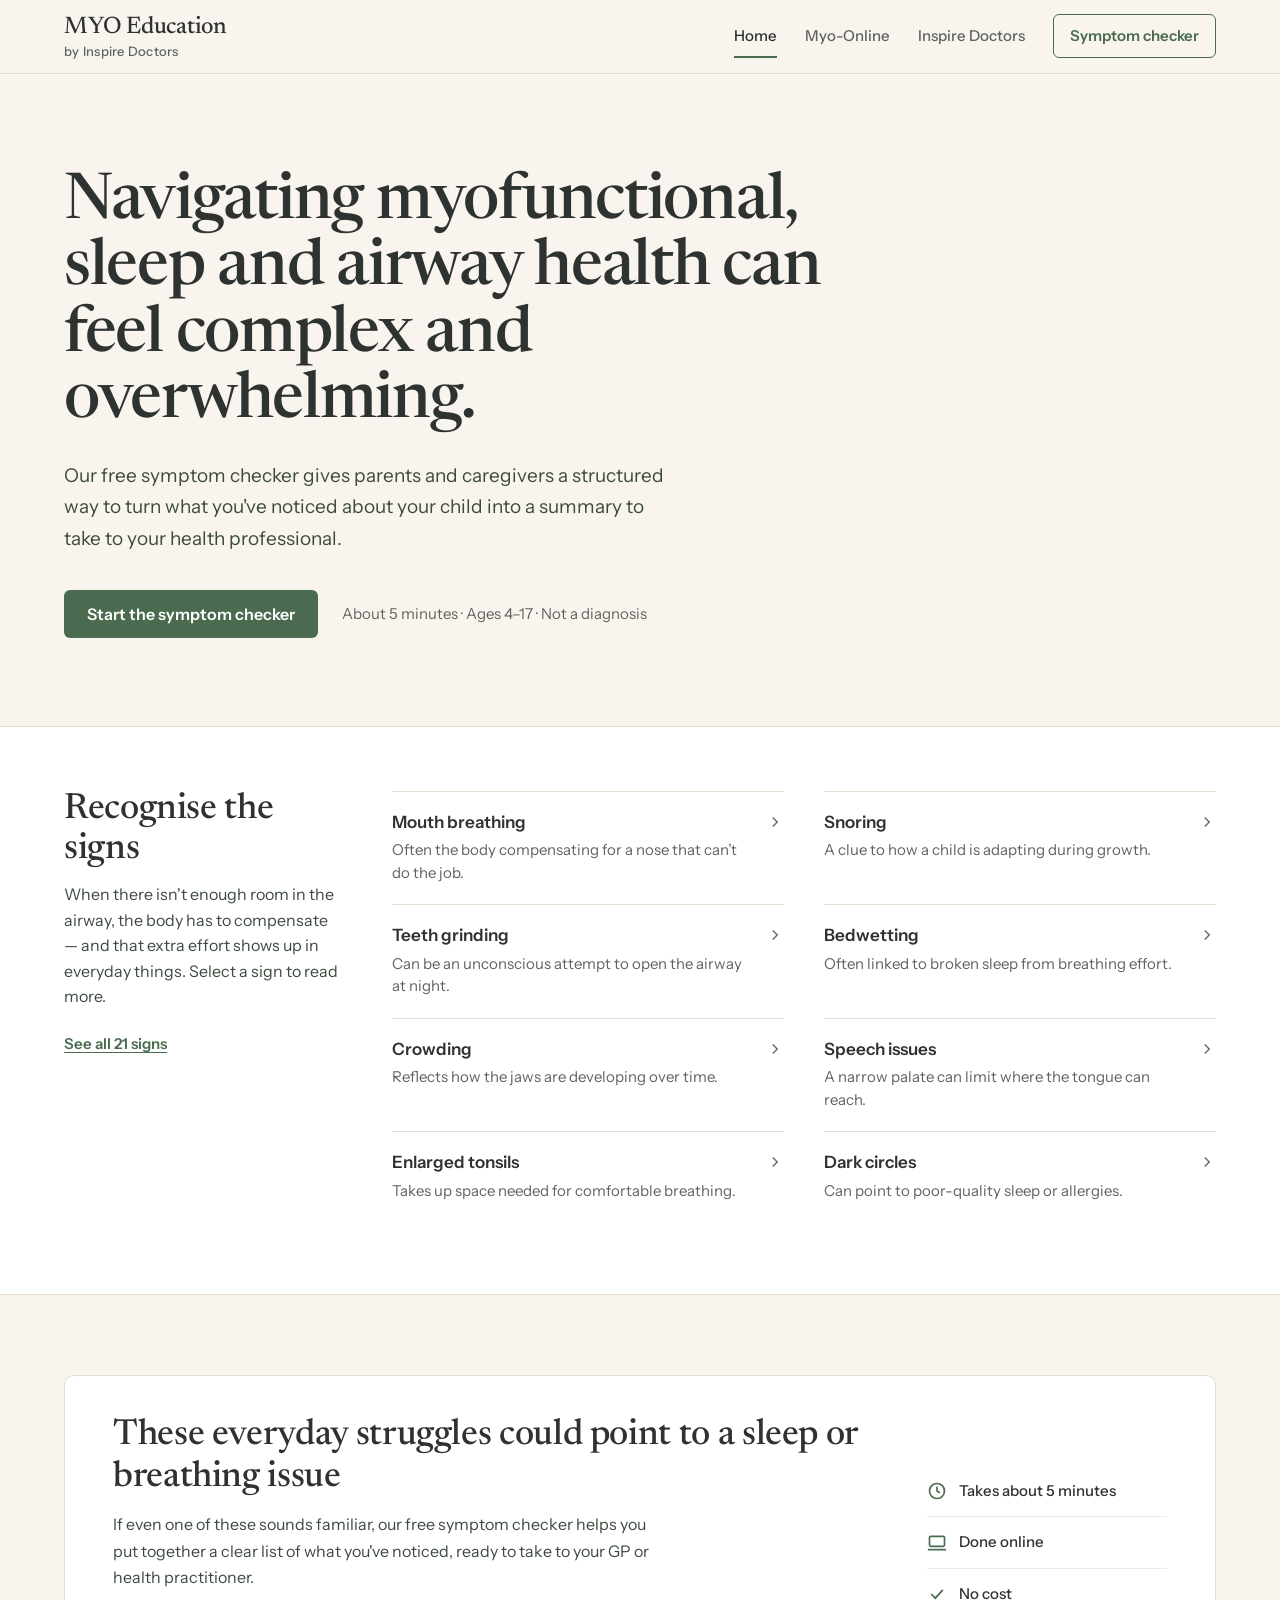
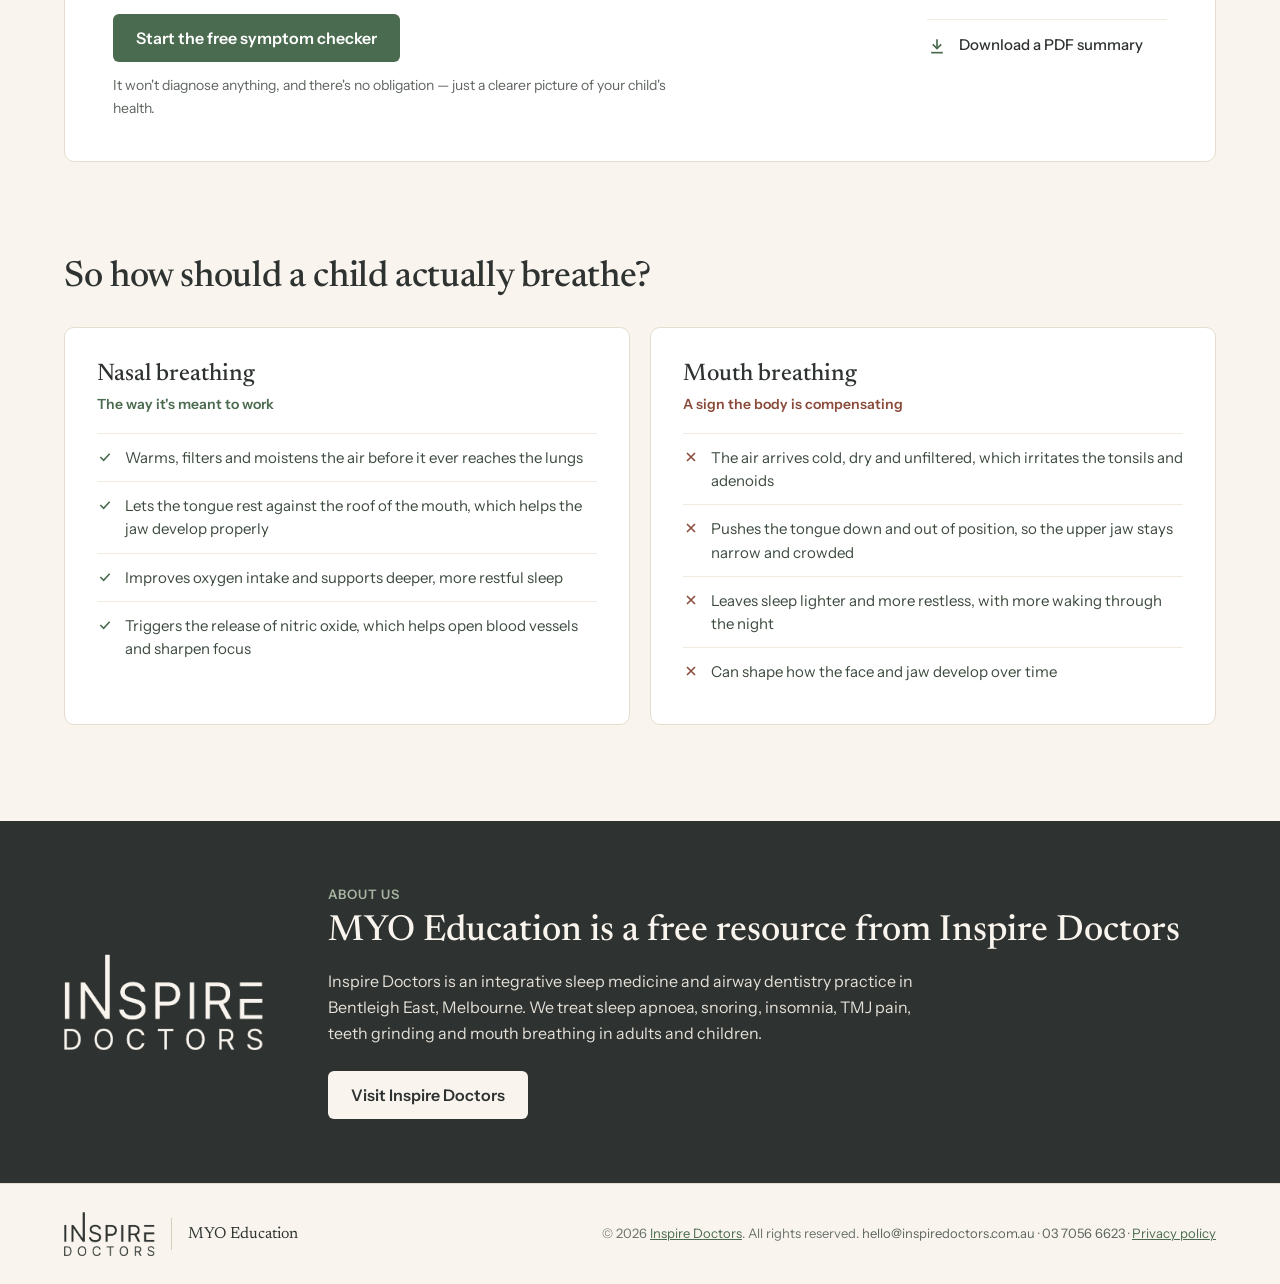
<file: index.html>
<!doctype html>
<html lang="en">
<head>
<meta charset="UTF-8" />
<meta name="viewport" content="width=device-width, initial-scale=1.0" />
<title>MYO Education — Children's sleep and breathing signs</title>
<meta name="description" content="Learn the signs of sleep and breathing problems in children, and use our free symptom checker to put together a summary for your GP." />
<link rel="preconnect" href="https://fonts.googleapis.com">
<link rel="preconnect" href="https://fonts.gstatic.com" crossorigin>
<link href="https://fonts.googleapis.com/css2?family=Instrument+Sans:wght@400;500;600&family=Newsreader:opsz,wght@6..72,500&display=swap" rel="stylesheet">
<link rel="stylesheet" href="site.css?v=20261122f">
<style>
/* ---------- hero ---------- */
.hero .container{padding-top:96px;padding-bottom:88px}
.hero h1{margin:0 0 24px;font-family:var(--serif);font-weight:500;font-size:clamp(40px,6vw,64px);line-height:1.04;letter-spacing:-.02em;max-width:780px}
.hero p{margin:0 0 36px;font-size:19px;line-height:1.65;color:var(--body);max-width:620px}
.hero-actions{display:flex;flex-wrap:wrap;align-items:center;gap:12px 24px}
.hero-meta{font-size:15px;color:var(--muted)}
@media (max-width:640px){ .hero .container{padding-top:56px;padding-bottom:56px} .hero p{font-size:17px} }

/* ---------- recognise the signs ---------- */
.signs{background:var(--surface);border-top:1px solid var(--line);border-bottom:1px solid var(--line)}
.signs .container{padding-top:64px;padding-bottom:72px;display:flex;flex-wrap:wrap;gap:32px 48px}
.signs-intro{flex:1 1 280px;min-width:0}
.signs-intro h2{margin:0 0 12px;font-family:var(--serif);font-weight:500;font-size:36px;letter-spacing:-.01em;line-height:1.1}
.signs-intro p{margin:0 0 12px;font-size:16px;line-height:1.6;color:var(--body)}
.signs-list{flex:999 1 560px;min-width:0;list-style:none;margin:0;padding:0;display:grid;grid-template-columns:repeat(auto-fill,minmax(260px,1fr));column-gap:40px}
.signs-list li{border-top:1px solid var(--line)}
.sign-link{display:flex;width:100%;gap:16px;justify-content:space-between;align-items:flex-start;padding:18px 0 20px;background:none;border:0;text-align:left;cursor:pointer}
.sign-link .name{display:block;font-weight:600;font-size:17px;margin-bottom:4px;transition:color .15s ease}
.sign-link .line{display:block;font-size:15px;line-height:1.5;color:var(--muted)}
.sign-link svg{flex:none;margin-top:3px;color:var(--faint);transition:transform .15s ease,color .15s ease}
.sign-link:hover .name{color:var(--accent)}
.sign-link:hover svg{transform:translateX(2px);color:var(--accent)}

/* ---------- all signs window ---------- */
.chips{display:flex;flex-wrap:wrap;gap:8px}
.chip{display:inline-flex;align-items:center;min-height:36px;padding:0 14px;border-radius:999px;font-size:14px;font-weight:600;background:var(--surface);color:var(--body);border:1px solid var(--control);cursor:pointer;transition:background-color .15s ease,color .15s ease,border-color .15s ease}
.chip:hover{border-color:var(--ink)}
.chip[aria-pressed="true"]{background:var(--ink);color:#fff;border-color:var(--ink)}
.sign-grid{display:grid;grid-template-columns:repeat(auto-fill,minmax(180px,1fr));gap:16px}
.sign-card{display:flex;flex-direction:column;justify-content:flex-start;align-items:stretch;width:100%;padding:0;text-align:left;background:var(--surface);border:1px solid var(--line);border-radius:8px;overflow:hidden;cursor:pointer;transition:border-color .15s ease,box-shadow .15s ease,transform .15s ease}
.sign-card:hover{border-color:var(--accent-soft);box-shadow:0 8px 20px -12px rgba(46,50,48,.3);transform:translateY(-1px)}
.sign-card .illus{aspect-ratio:4/3}
.sign-card .meta{display:block;padding:12px 14px 14px}
.sign-card .cat{display:block;font-size:13px;color:var(--faint);margin-bottom:3px}
.sign-card .nm{display:block;font-size:16px;font-weight:600;line-height:1.3}
@media (max-width:640px){ .chips{flex-wrap:nowrap;overflow-x:auto;margin:0 -16px;padding:0 16px 2px;scrollbar-width:none} .chip{flex:none} .sign-grid{grid-template-columns:repeat(2,minmax(0,1fr));gap:12px} .sign-card .nm{font-size:15px} }

/* ---------- sign panel extras ---------- */
.panel-actions{display:flex;flex-wrap:wrap;gap:10px;margin:22px 0 10px}
.panel-actions .btn{flex:1 1 auto}
.research-link{display:inline-flex;align-items:center;gap:8px;min-height:44px;font-size:14px;font-weight:600;text-decoration:none}
.research-link:hover{text-decoration:underline}
.extra{margin-top:28px;padding-top:24px;border-top:1px solid var(--line)}
.extra h3{margin:0 0 4px;font-family:var(--serif);font-weight:500;font-size:24px;line-height:1.2}
.extra .extra-sub{margin:0 0 14px;font-size:15px;font-weight:600;color:var(--body)}
.extra .box{background:var(--bg);border:1px solid var(--line-soft);border-radius:8px;padding:14px 16px;font-size:15px;line-height:1.6;color:var(--body);margin-bottom:10px}
.extra .box b{color:var(--ink)}
.extra .illus{height:auto;aspect-ratio:1;margin:16px 0 0}

/* ---------- checker promo ---------- */
.promo .container{padding-top:80px;padding-bottom:16px}
.promo-card{display:flex;flex-wrap:wrap;gap:32px 56px;align-items:center;background:var(--surface);border:1px solid var(--line);border-radius:10px;padding:40px clamp(20px,4vw,48px)}
.promo-text{flex:999 1 420px;min-width:0}
.promo-text h2{margin:0 0 12px;font-family:var(--serif);font-weight:500;font-size:clamp(28px,3.5vw,36px);line-height:1.15;letter-spacing:-.01em}
.promo-text p{margin:0 0 24px;font-size:16px;line-height:1.65;color:var(--body);max-width:560px}
.promo-text .fine{margin:12px 0 0;font-size:14px;color:var(--muted)}
.facts{flex:1 1 240px;list-style:none;margin:0;padding:0}
.facts li{display:flex;align-items:center;gap:12px;padding:14px 0;border-top:1px solid var(--line-soft);font-size:15px;font-weight:500}
.facts li:first-child{border-top:0}
.facts svg{flex:none;color:var(--accent)}

/* ---------- breathing compare ---------- */
.compare .container{padding-top:80px;padding-bottom:16px}
.section-title{margin:0 0 28px;font-family:var(--serif);font-weight:500;font-size:clamp(28px,3.5vw,36px);line-height:1.15;letter-spacing:-.01em}
.compare-grid{display:grid;grid-template-columns:repeat(auto-fit,minmax(300px,1fr));gap:20px}
.compare-card{background:var(--surface);border:1px solid var(--line);border-radius:10px;padding:28px clamp(20px,3vw,32px)}
.compare-card h3{margin:0 0 2px;font-family:var(--serif);font-weight:500;font-size:24px}
.compare-card .sub{margin:0 0 18px;font-size:14px;font-weight:600}
.compare-card.good .sub{color:var(--accent)}
.compare-card.bad .sub{color:#8A4B3A}
.compare-list{list-style:none;margin:0;padding:0}
.compare-list li{display:flex;gap:12px;padding:12px 0;border-top:1px solid var(--line-soft);font-size:15px;line-height:1.55;color:var(--body)}
.compare-list svg{flex:none;margin-top:3px}
.compare-card.good svg{color:var(--accent)}
.compare-card.bad svg{color:#8A4B3A}

/* ---------- treatments dialog ---------- */
.treatment-list{list-style:none;margin:0;padding:0}
.treatment-list li{border-top:1px solid var(--line-soft)}
.treatment-list a{display:flex;align-items:center;gap:14px;padding:12px 8px;margin:0 -8px;border-radius:8px;font-weight:600;font-size:16px;color:var(--ink);text-decoration:none;transition:background .15s var(--ease)}
.treatment-list a:hover{background:var(--hover);color:var(--accent-dark)}
.treatment-list a:hover .treatment-name{text-decoration:underline;text-underline-offset:3px}
.treatment-name{flex:1;min-width:0}
.treatment-ext{flex:none;color:var(--muted)}
.treatment-list li:first-child{border-top:0}
.treatment-icon{width:40px;height:40px;border-radius:50%;background:var(--accent-tint);display:flex;align-items:center;justify-content:center;flex:none;color:var(--accent)}
.window-foot{padding:0 28px 24px}
</style>
</head>
<body>

<header class="site-header">
  <div class="container">
    <div class="brand"><a class="brand-home" href="/">MYO Education</a><span class="brand-sub">by <a href="https://inspiredoctors.com.au/" target="_blank" rel="noopener">Inspire Doctors</a></span></div>
    <nav class="site-nav" aria-label="Main">
      <a class="nav-link" href="/" aria-current="page">Home</a>
      <a class="nav-link" href="https://www.airwayfocuseddentist.com.au/" target="_blank" rel="noopener">Myo-Online</a>
      <a class="nav-link" href="https://inspiredoctors.com.au/" target="_blank" rel="noopener">Inspire Doctors</a>
      <a class="nav-cta" href="/screening">Symptom checker</a>
    </nav>
  </div>
</header>

<main>
  <section class="hero">
    <div class="container">
      <h1>Navigating myofunctional, sleep and airway health can feel complex and overwhelming.</h1>
      <p>Our free symptom checker gives parents and caregivers a structured way to turn what you've noticed about your child into a summary to take to your health professional.</p>
      <div class="hero-actions">
        <a class="btn btn-primary" href="/screening">Start the symptom checker</a>
        <span class="hero-meta">About 5 minutes · Ages 4–17 · Not a diagnosis</span>
      </div>
    </div>
  </section>

  <section class="signs" aria-labelledby="signs-title">
    <div class="container">
      <div class="signs-intro">
        <h2 id="signs-title">Recognise the signs</h2>
        <p>When there isn't enough room in the airway, the body has to compensate — and that extra effort shows up in everyday things. Select a sign to read more.</p>
        <button type="button" class="text-btn" id="openAllSigns">See all 21 signs</button>
      </div>
      <ul class="signs-list" id="homeSigns"></ul>
    </div>
  </section>

  <section class="promo">
    <div class="container">
      <div class="promo-card">
        <div class="promo-text">
          <h2>These everyday struggles could point to a sleep or breathing issue</h2>
          <p>If even one of these sounds familiar, our free symptom checker helps you put together a clear list of what you've noticed, ready to take to your GP or health practitioner.</p>
          <a class="btn btn-primary" href="/screening">Start the free symptom checker</a>
          <p class="fine">It won't diagnose anything, and there's no obligation — just a clearer picture of your child's health.</p>
        </div>
        <ul class="facts">
          <li><svg width="20" height="20" viewBox="0 0 24 24" fill="none" stroke="currentColor" stroke-width="2" aria-hidden="true"><circle cx="12" cy="12" r="9"/><path d="M12 7v5l3.5 2"/></svg>Takes about 5 minutes</li>
          <li><svg width="20" height="20" viewBox="0 0 24 24" fill="none" stroke="currentColor" stroke-width="2" aria-hidden="true"><rect x="3" y="4" width="18" height="12" rx="1.5"/><path d="M1 20h22"/></svg>Done online</li>
          <li><svg width="20" height="20" viewBox="0 0 24 24" fill="none" stroke="currentColor" stroke-width="2" aria-hidden="true"><path d="M5 12l5 5 9-10"/></svg>No cost</li>
          <li><svg width="20" height="20" viewBox="0 0 24 24" fill="none" stroke="currentColor" stroke-width="2" aria-hidden="true"><path d="M12 4v11"/><path d="M7 10l5 5 5-5"/><path d="M5 20h14"/></svg>Download a PDF summary</li>
        </ul>
      </div>
    </div>
  </section>

  <section class="compare" aria-labelledby="compare-title">
    <div class="container">
      <h2 class="section-title" id="compare-title">So how should a child actually breathe?</h2>
      <div class="compare-grid">
        <div class="compare-card good">
          <h3>Nasal breathing</h3>
          <p class="sub">The way it's meant to work</p>
          <ul class="compare-list">
            <li><svg width="16" height="16" viewBox="0 0 24 24" fill="none" stroke="currentColor" stroke-width="2.4" aria-hidden="true"><path d="M5 12l5 5 9-10"/></svg><span>Warms, filters and moistens the air before it ever reaches the lungs</span></li>
            <li><svg width="16" height="16" viewBox="0 0 24 24" fill="none" stroke="currentColor" stroke-width="2.4" aria-hidden="true"><path d="M5 12l5 5 9-10"/></svg><span>Lets the tongue rest against the roof of the mouth, which helps the jaw develop properly</span></li>
            <li><svg width="16" height="16" viewBox="0 0 24 24" fill="none" stroke="currentColor" stroke-width="2.4" aria-hidden="true"><path d="M5 12l5 5 9-10"/></svg><span>Improves oxygen intake and supports deeper, more restful sleep</span></li>
            <li><svg width="16" height="16" viewBox="0 0 24 24" fill="none" stroke="currentColor" stroke-width="2.4" aria-hidden="true"><path d="M5 12l5 5 9-10"/></svg><span>Triggers the release of nitric oxide, which helps open blood vessels and sharpen focus</span></li>
          </ul>
        </div>
        <div class="compare-card bad">
          <h3>Mouth breathing</h3>
          <p class="sub">A sign the body is compensating</p>
          <ul class="compare-list">
            <li><svg width="16" height="16" viewBox="0 0 24 24" fill="none" stroke="currentColor" stroke-width="2.4" aria-hidden="true"><path d="M6 6l12 12M18 6L6 18"/></svg><span>The air arrives cold, dry and unfiltered, which irritates the tonsils and adenoids</span></li>
            <li><svg width="16" height="16" viewBox="0 0 24 24" fill="none" stroke="currentColor" stroke-width="2.4" aria-hidden="true"><path d="M6 6l12 12M18 6L6 18"/></svg><span>Pushes the tongue down and out of position, so the upper jaw stays narrow and crowded</span></li>
            <li><svg width="16" height="16" viewBox="0 0 24 24" fill="none" stroke="currentColor" stroke-width="2.4" aria-hidden="true"><path d="M6 6l12 12M18 6L6 18"/></svg><span>Leaves sleep lighter and more restless, with more waking through the night</span></li>
            <li><svg width="16" height="16" viewBox="0 0 24 24" fill="none" stroke="currentColor" stroke-width="2.4" aria-hidden="true"><path d="M6 6l12 12M18 6L6 18"/></svg><span>Can shape how the face and jaw develop over time</span></li>
          </ul>
        </div>
      </div>
    </div>
  </section>

  <section class="inspire-about" aria-labelledby="about-title">
    <div class="container">
      <img class="about-logo" src="images/inspire-doctors-logo-light.png" alt="Inspire Doctors" width="200" height="96">
      <div class="about-text">
        <p class="kicker">About us</p>
        <h2 id="about-title">MYO Education is a free resource from Inspire Doctors</h2>
        <p class="about-desc">Inspire Doctors is an integrative sleep medicine and airway dentistry practice in Bentleigh East, Melbourne. We treat sleep apnoea, snoring, insomnia, TMJ pain, teeth grinding and mouth breathing in adults and children.</p>
        <a class="btn btn-light" href="https://inspiredoctors.com.au/" target="_blank" rel="noopener">Visit Inspire Doctors</a>
      </div>
    </div>
  </section>
</main>

<footer class="site-footer">
  <div class="container">
    <span class="footer-brand-row"><a class="footer-logo" href="https://inspiredoctors.com.au/" target="_blank" rel="noopener"><img src="images/inspire-doctors-logo.png" alt="Inspire Doctors" width="91" height="44"></a><span class="footer-divider" aria-hidden="true"></span><span class="footer-brand">MYO Education</span></span>
    <span>&copy; 2026 <a href="https://inspiredoctors.com.au/" target="_blank" rel="noopener">Inspire Doctors</a>. All rights reserved. <span class="footer-contact"><a href="mailto:hello@inspiredoctors.com.au">hello@inspiredoctors.com.au</a> · <a href="tel:+61370566623">03 7056 6623</a></span> · <a href="/privacy">Privacy policy</a></span>
  </div>
</footer>

<!-- all 21 signs -->
<div class="window" id="signsWindow" role="dialog" aria-modal="true" aria-labelledby="signsWindowTitle" aria-hidden="true">
  <div class="window-head">
    <div class="window-title-row">
      <div>
        <h2 id="signsWindowTitle">All 21 signs</h2>
        <p>Select a sign to see what it looks like and what it can mean.</p>
      </div>
      <button type="button" class="icon-btn outlined" data-close aria-label="Close" data-autofocus></button>
    </div>
    <div class="chips" id="chips" role="group" aria-label="Filter signs"></div>
  </div>
  <div class="window-body">
    <div class="sign-grid" id="signGrid"></div>
  </div>
</div>

<!-- one sign -->
<aside class="panel" id="signPanel" role="dialog" aria-modal="true" aria-labelledby="signPanelTitle" aria-hidden="true">
  <div class="panel-inner" id="signPanelInner"></div>
</aside>

<!-- treatments -->
<div class="window compact" id="treatmentsWindow" role="dialog" aria-modal="true" aria-labelledby="treatmentsTitle" aria-hidden="true">
  <div class="window-head">
    <div class="window-title-row" style="margin-bottom:0">
      <h2 id="treatmentsTitle" style="font-size:26px">Our treatment tools</h2>
      <button type="button" class="icon-btn" data-close aria-label="Close" data-autofocus></button>
    </div>
  </div>
  <div class="window-foot">
    <ul class="treatment-list" id="treatmentList"></ul>
  </div>
</div>

<script src="site.js"></script>
<script src="signs.js"></script>
<script>
(function(){
  const { overlay, esc, closeIcon } = window.MYO;
  const SIGNS = window.MYO_SIGNS;
  const chev = '<svg width="18" height="18" viewBox="0 0 24 24" fill="none" stroke="currentColor" stroke-width="2" aria-hidden="true"><path d="M9 6l6 6-6 6"/></svg>';

  document.querySelectorAll('[data-close]').forEach(b => {
    b.innerHTML = closeIcon;
    b.addEventListener('click', () => overlay.close(b.closest('.window, .panel')));
  });

  /* ---------- the 8 signs on the page ---------- */
  const HOME_IDS = ['mouth-breathing','snoring','teeth-grinding','bedwetting','crowding','speech-issues','enlarged-tonsils','dark-circles'];
  document.getElementById('homeSigns').innerHTML = HOME_IDS.map(id => {
    const s = window.MYO_SIGN_BY_ID[id];
    return `<li><button type="button" class="sign-link" data-sign="${id}">
      <span><span class="name">${esc(s.name)}</span><span class="line">${esc(s.line || s.subtitle)}</span></span>${chev}
    </button></li>`;
  }).join('');

  /* ---------- all-signs window ---------- */
  const signsWindow = document.getElementById('signsWindow');
  const CATS = ['All', ...new Set(SIGNS.map(s => s.category))];
  let filter = 'All';
  const chips = document.getElementById('chips');
  const grid = document.getElementById('signGrid');

  function renderChips(){
    chips.innerHTML = CATS.map(c => `<button type="button" class="chip" aria-pressed="${c === filter}" data-cat="${esc(c)}">${esc(c)}</button>`).join('');
  }
  function renderGrid(){
    grid.innerHTML = SIGNS.filter(s => filter === 'All' || s.category === filter).map(s => `
      <button type="button" class="sign-card" data-sign="${s.id}">
        <span class="illus" style="aspect-ratio:4/3"><img src="${s.img}" alt="" loading="lazy"></span>
        <span class="meta"><span class="cat">${esc(s.category)}</span><span class="nm">${esc(s.name)}</span></span>
      </button>`).join('');
  }
  chips.addEventListener('click', e => {
    const b = e.target.closest('.chip'); if (!b) return;
    filter = b.dataset.cat; renderChips(); renderGrid();
  });
  renderChips(); renderGrid();
  document.getElementById('openAllSigns').addEventListener('click', e => overlay.open(signsWindow, e.currentTarget));

  /* ---------- one sign: slide-in panel ---------- */
  const panel = document.getElementById('signPanel');
  const panelInner = document.getElementById('signPanelInner');
  const researchIcon = '<svg width="16" height="16" viewBox="0 0 24 24" fill="none" stroke="currentColor" stroke-width="2" aria-hidden="true"><path d="M14 3h7v7"/><path d="M10 14L21 3"/><path d="M21 14v5a2 2 0 0 1-2 2H5a2 2 0 0 1-2-2V5a2 2 0 0 1 2-2h5"/></svg>';

  function extraHtml(x){
    if (!x) return '';
    const research = x.researchLabel
      ? `<a class="research-link" href="https://pubmed.ncbi.nlm.nih.gov/?term=${encodeURIComponent(x.researchLabel.replace('Research: ', '').replace(' &amp; ', ' '))}" target="_blank" rel="noopener">${researchIcon}${x.researchLabel}</a>` : '';
    return `<div class="extra">
      <p class="kicker">${x.badge}</p>
      <h3>${x.title}</h3>
      <p class="extra-sub">${x.subtitle}</p>
      ${x.paras.map(p => `<p>${p}</p>`).join('')}
      ${(x.boxes || []).map(b => `<div class="box">${b}</div>`).join('')}
      ${x.closingPara ? `<p>${x.closingPara}</p>` : ''}
      ${research}
      <span class="illus"><img src="${x.img}" alt="${esc(x.title)}" loading="lazy"></span>
    </div>`;
  }

  function openSign(id, opener){
    const s = window.MYO_SIGN_BY_ID[id];
    if (!s) return;
    panel.setAttribute('aria-labelledby', 'signPanelTitle');
    panelInner.innerHTML = `
      <span class="handle" aria-hidden="true"></span>
      <div class="panel-top">
        <p class="kicker">${esc(s.category)}</p>
        <button type="button" class="icon-btn" aria-label="Close" data-autofocus id="signPanelClose">${closeIcon}</button>
      </div>
      <h2 id="signPanelTitle">${esc(s.name)}</h2>
      <p class="panel-sub">${esc(s.subtitle)}</p>
      <span class="illus"><img src="${s.img}" alt="Illustration: ${esc(s.name)}"></span>
      ${s.paras.map(p => `<p>${p}</p>`).join('')}
      <div class="panel-actions">
        <a class="btn btn-primary" href="/screening">Start the symptom checker</a>
        <a class="btn btn-secondary" href="mailto:hello@inspiredoctors.com.au">Contact us</a>
      </div>
      <button type="button" class="text-btn" id="openTreatments">See how we can help</button><br>
      <a class="research-link" href="https://pubmed.ncbi.nlm.nih.gov/?term=${encodeURIComponent(s.title + ' facial growth')}" target="_blank" rel="noopener">${researchIcon}Research: ${esc(s.title)} &amp; facial growth</a>
      ${extraHtml(s.extra)}
    `;
    document.getElementById('signPanelClose').addEventListener('click', () => overlay.close(panel));
    document.getElementById('openTreatments').addEventListener('click', e => overlay.open(document.getElementById('treatmentsWindow'), e.currentTarget));
    overlay.open(panel, opener);
    if (overlay.isOpen(panel)) document.getElementById('signPanelClose').focus({ preventScroll:true });
  }

  document.addEventListener('click', e => {
    const b = e.target.closest('[data-sign]');
    if (b) openSign(b.dataset.sign, b);
  });

  /* ---------- treatments ---------- */
  const ID = 'https://inspiredoctors.com.au';
  const T = [
    { name:"Airway & Breathing Assessment", url: ID + '/conditions/mouth-breathing/', icon:'<path d="M3 8h10a3 3 0 1 0-3-3"/><path d="M3 12h15a3 3 0 1 1-3 3"/><path d="M3 16h7"/>' },
    { name:"Jaw & Facial Growth Assessment", url: ID + '/conditions/crooked-crowded-teeth/', icon:'<path d="M5.5 5C4.5 6.8 4 8.7 4 10.8 4 16 7.6 20 12 20s8-4 8-9.2c0-2.1-.5-4-1.5-5.8"/><path d="M12 15V8M9.5 10.5 12 8l2.5 2.5"/>' },
    { name:"Myofunctional Therapy", url: ID + '/our-services/myofunctional-therapy/', icon:'<path d="M3 10c2-1.6 3.5-2.2 5-2.2 1.6 0 2.5 1 4 1s2.4-1 4-1c1.5 0 3 .6 5 2.2"/><path d="M3 10c2.4 1.6 5.4 2.4 9 2.4s6.6-.8 9-2.4"/><path d="M9 12.2v2.8a3 3 0 0 0 6 0v-2.8"/><path d="M12 12.4v2.6"/>' },
    { name:"Expansion", url: ID + '/our-services/palate-expansion/', icon:'<path d="M12 5v14M5 8l-2 4 2 4M19 8l2 4-2 4"/>' },
    { name:"Oral Appliances", url: ID + '/our-services/myobrace-myo-munchee/', icon:'<path d="M4 12c0-4 3.5-7 8-7s8 3 8 7-3.5 7-8 7-8-3-8-7z"/><path d="M8 12h8"/>' },
    { name:"Home Sleep Studies", url: ID + '/our-services/snoring-treatment/', icon:'<path d="M3 11l9-7 9 7"/><path d="M5 9.5V20h14V9.5"/><path d="M14.5 15.2a3 3 0 1 1-3.2-3.9 2.4 2.4 0 0 0 3.2 3.9z"/>' },
  ];
  const ext = '<svg class="treatment-ext" width="16" height="16" viewBox="0 0 24 24" fill="none" stroke="currentColor" stroke-width="2" aria-hidden="true"><path d="M7 17L17 7"/><path d="M8 7h9v9"/></svg>';
  document.getElementById('treatmentList').innerHTML = T.map(t =>
    `<li><a href="${t.url}" target="_blank" rel="noopener"><span class="treatment-icon"><svg width="20" height="20" viewBox="0 0 24 24" fill="none" stroke="currentColor" stroke-width="2" stroke-linecap="round" stroke-linejoin="round" aria-hidden="true">${t.icon}</svg></span><span class="treatment-name">${t.name.replace(/&/g,'&amp;')}</span>${ext}<span class="sr-only"> (opens Inspire Doctors website in a new tab)</span></a></li>`).join('');

})();
</script>
<script src="copy-email.js?v=2" defer></script>
</body>
</html>
</file>
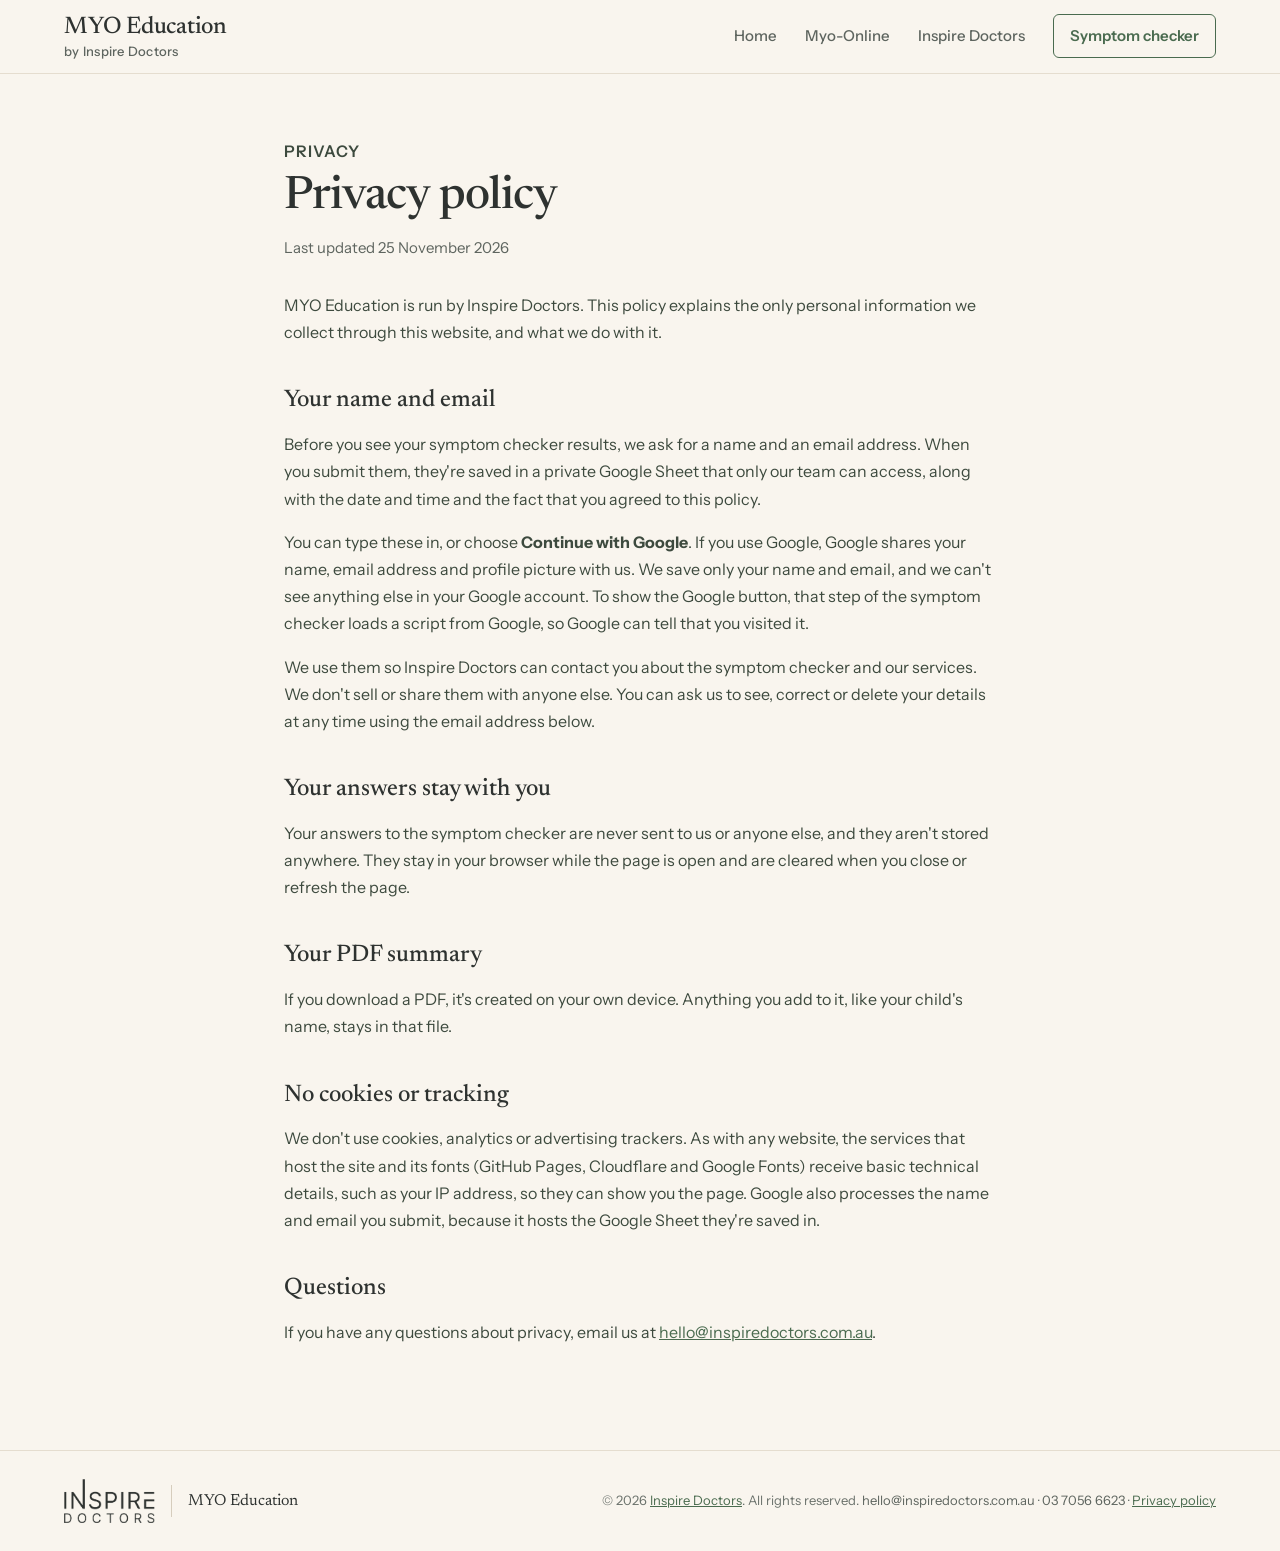
<file: privacy.html>
<!doctype html>
<html lang="en">
<head>
<meta charset="UTF-8" />
<meta name="viewport" content="width=device-width, initial-scale=1.0" />
<title>Privacy policy — MYO Education</title>
<meta name="description" content="How MYO Education handles the information you share through the symptom checker." />
<link rel="preconnect" href="https://fonts.googleapis.com">
<link rel="preconnect" href="https://fonts.gstatic.com" crossorigin>
<link href="https://fonts.googleapis.com/css2?family=Instrument+Sans:wght@400;500;600&family=Newsreader:opsz,wght@6..72,500&display=swap" rel="stylesheet">
<link rel="stylesheet" href="site.css?v=20261122f">
<style>
.policy{max-width:760px;margin:0 auto;padding:64px 24px 88px}
.policy h1{margin:0 0 12px;font-family:var(--serif);font-weight:500;font-size:clamp(34px,5vw,46px);line-height:1.08;letter-spacing:-.02em}
.policy .updated{margin:0 0 32px;color:var(--muted);font-size:15px}
.policy h2{margin:40px 0 10px;font-family:var(--serif);font-weight:500;font-size:24px;line-height:1.2}
.policy p,.policy li{font-size:16px;line-height:1.7;color:var(--body)}
.policy ul{padding-left:20px}
.policy li{margin-bottom:6px}
@media (max-width:640px){ .policy{padding:44px 20px 64px} }
</style>
</head>
<body>

<header class="site-header">
  <div class="container">
    <div class="brand"><a class="brand-home" href="/">MYO Education</a><span class="brand-sub">by <a href="https://inspiredoctors.com.au/" target="_blank" rel="noopener">Inspire Doctors</a></span></div>
    <nav class="site-nav" aria-label="Main">
      <a class="nav-link" href="/">Home</a>
      <a class="nav-link" href="https://www.airwayfocuseddentist.com.au/" target="_blank" rel="noopener">Myo-Online</a>
      <a class="nav-link" href="https://inspiredoctors.com.au/" target="_blank" rel="noopener">Inspire Doctors</a>
      <a class="nav-cta" href="/screening">Symptom checker</a>
    </nav>
  </div>
</header>

<main class="policy">
  <p class="kicker">Privacy</p>
  <h1>Privacy policy</h1>
  <p class="updated">Last updated 25 November 2026</p>

  <p>MYO Education is run by Inspire Doctors. This policy explains the only personal information we collect through this website, and what we do with it.</p>

  <h2>Your name and email</h2>
  <p>Before you see your symptom checker results, we ask for a name and an email address. When you submit them, they're saved in a private Google Sheet that only our team can access, along with the date and time and the fact that you agreed to this policy.</p>
  <p>You can type these in, or choose <strong>Continue with Google</strong>. If you use Google, Google shares your name, email address and profile picture with us. We save only your name and email, and we can't see anything else in your Google account. To show the Google button, that step of the symptom checker loads a script from Google, so Google can tell that you visited it.</p>
  <p>We use them so Inspire Doctors can contact you about the symptom checker and our services. We don't sell or share them with anyone else. You can ask us to see, correct or delete your details at any time using the email address below.</p>

  <h2>Your answers stay with you</h2>
  <p>Your answers to the symptom checker are never sent to us or anyone else, and they aren't stored anywhere. They stay in your browser while the page is open and are cleared when you close or refresh the page.</p>

  <h2>Your PDF summary</h2>
  <p>If you download a PDF, it's created on your own device. Anything you add to it, like your child's name, stays in that file.</p>

  <h2>No cookies or tracking</h2>
  <p>We don't use cookies, analytics or advertising trackers. As with any website, the services that host the site and its fonts (GitHub Pages, Cloudflare and Google Fonts) receive basic technical details, such as your IP address, so they can show you the page. Google also processes the name and email you submit, because it hosts the Google Sheet they're saved in.</p>

  <h2>Questions</h2>
  <p>If you have any questions about privacy, email us at <a href="mailto:hello@inspiredoctors.com.au">hello@inspiredoctors.com.au</a>.</p>
</main>

<footer class="site-footer">
  <div class="container">
    <span class="footer-brand-row"><a class="footer-logo" href="https://inspiredoctors.com.au/" target="_blank" rel="noopener"><img src="images/inspire-doctors-logo.png" alt="Inspire Doctors" width="91" height="44"></a><span class="footer-divider" aria-hidden="true"></span><span class="footer-brand">MYO Education</span></span>
    <span>&copy; 2026 <a href="https://inspiredoctors.com.au/" target="_blank" rel="noopener">Inspire Doctors</a>. All rights reserved. <span class="footer-contact"><a href="mailto:hello@inspiredoctors.com.au">hello@inspiredoctors.com.au</a> · <a href="tel:+61370566623">03 7056 6623</a></span> · <a href="/privacy">Privacy policy</a></span>
  </div>
</footer>

<script src="copy-email.js?v=2" defer></script>
</body>
</html>
</file>
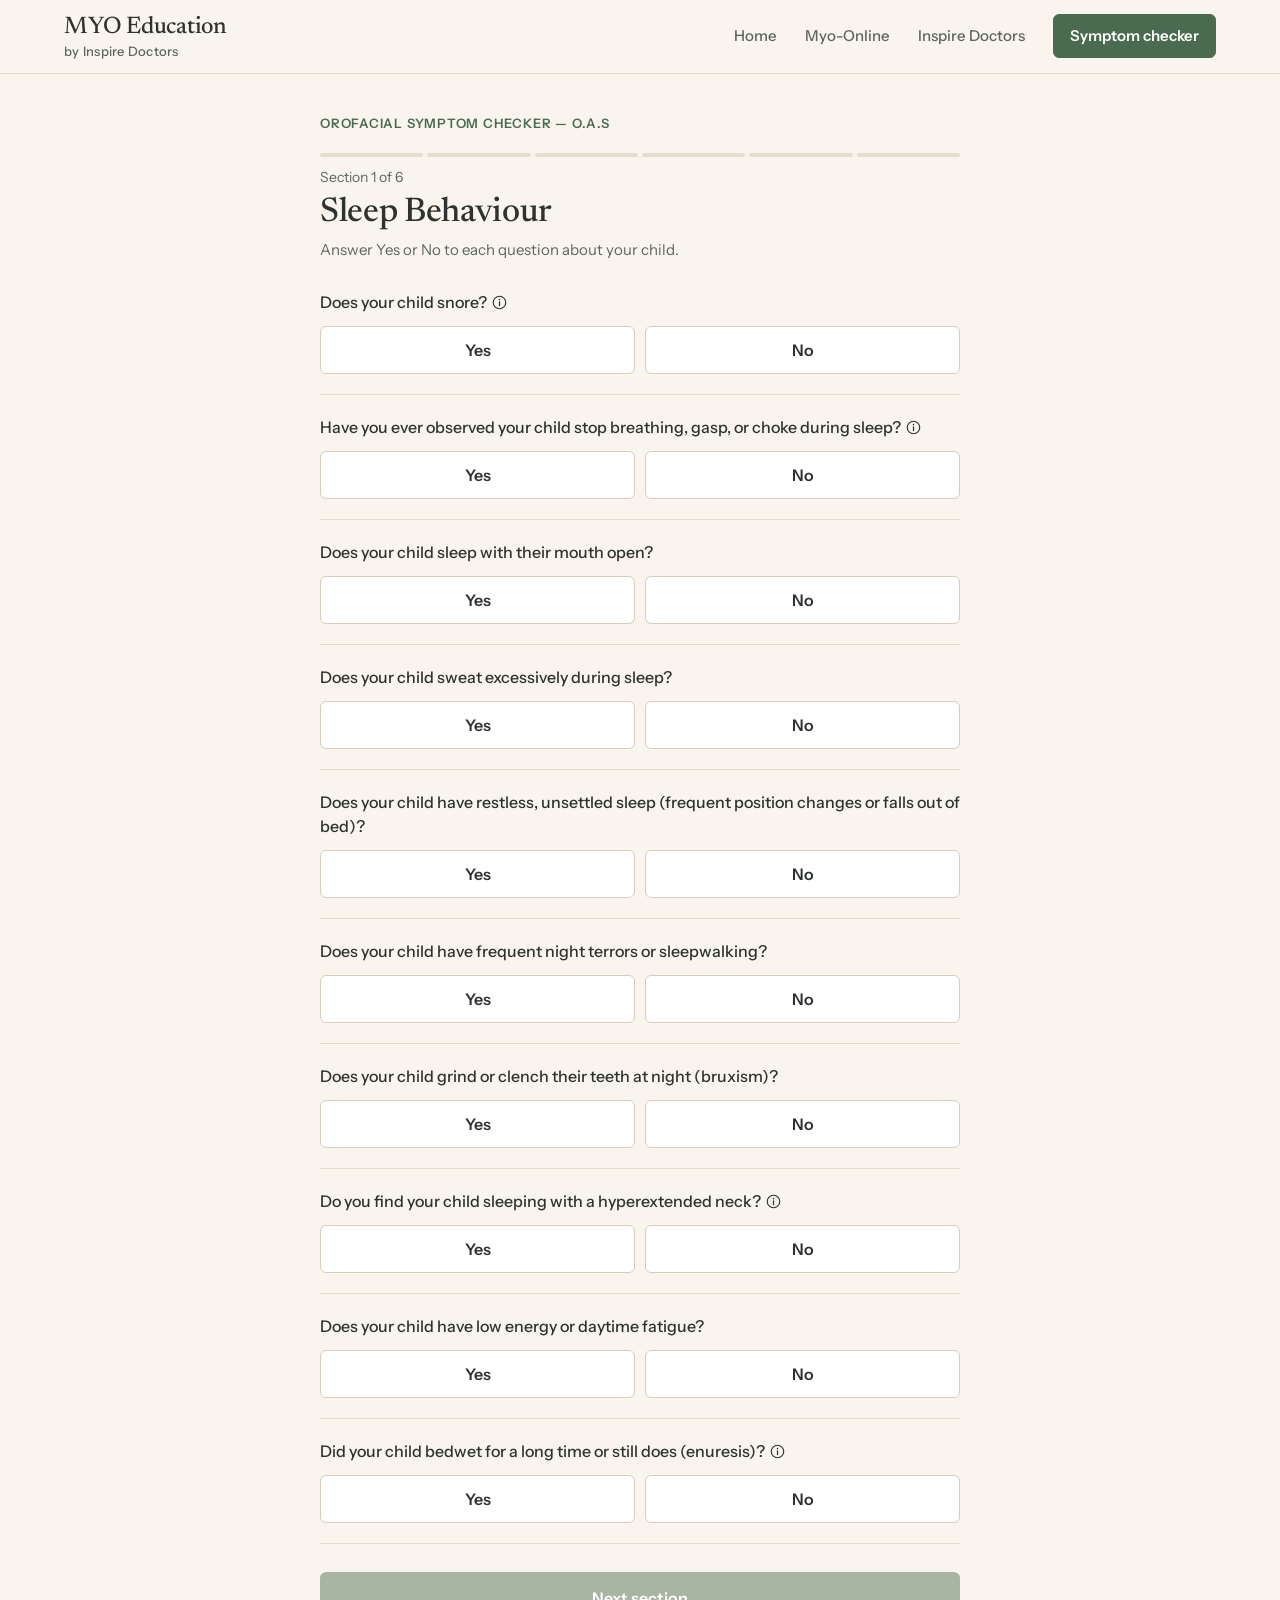
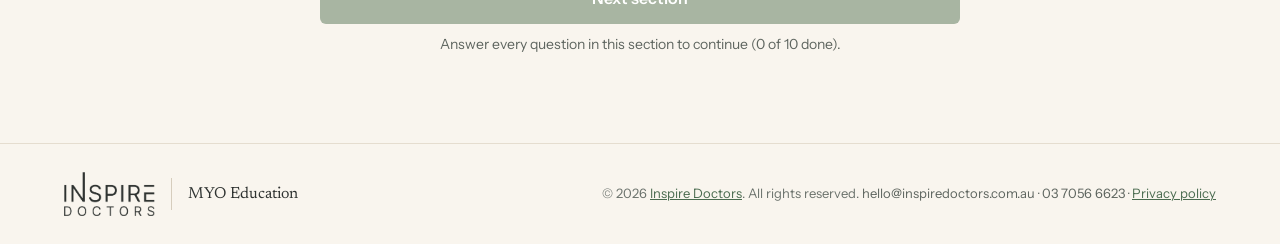
<file: screener.html>
<!doctype html>
<html lang="en">
<head>
<meta charset="UTF-8" />
<meta name="viewport" content="width=device-width, initial-scale=1.0" />
<title>Sleep Disordered Breathing Symptom Checker — MYO Education</title>
<link rel="preconnect" href="https://fonts.googleapis.com">
<link rel="preconnect" href="https://fonts.gstatic.com" crossorigin>
<link href="https://fonts.googleapis.com/css2?family=Instrument+Sans:wght@400;500;600&family=Newsreader:opsz,wght@6..72,500&display=swap" rel="stylesheet">
<link rel="stylesheet" href="site.css?v=20261122f">
<style>
.wrap{max-width:680px;margin:0 auto;padding:40px 20px 88px}
.page-kicker{margin:0 0 20px}

/* progress */
.progress{display:flex;gap:4px;margin-bottom:10px}
.progress span{flex:1;height:4px;border-radius:2px;background:var(--line);overflow:hidden;position:relative}
.progress span i{position:absolute;inset:0;background:var(--accent);transform-origin:left;transition:transform .25s ease}
.section-meta{margin:0 0 6px;font-size:14px;color:var(--muted)}
.section-head h1{margin:0 0 6px;font-family:var(--serif);font-weight:500;font-size:clamp(28px,4vw,34px);line-height:1.15;letter-spacing:-.01em}
.section-head .sub{margin:0 0 8px;font-size:15px;color:var(--muted)}

/* questions */
.question{border:0;margin:0;padding:20px 0;border-bottom:1px solid var(--line);min-width:0}
.question legend{float:left;width:100%;padding:0;margin:0 0 12px;font-size:16px;line-height:1.5;font-weight:500}
.yn-row{clear:both;display:grid;grid-template-columns:1fr 1fr;gap:10px}
.yn-btn{min-height:48px;border-radius:6px;border:1px solid var(--control);background:var(--surface);font-weight:600;font-size:16px;cursor:pointer;color:var(--ink);transition:background-color .15s ease,border-color .15s ease,color .15s ease}
.yn-btn:hover{border-color:var(--ink)}
/* selected answer: red if it points to a sign, green if it doesn't */
.yn-btn.selected.negative{background:#C43C3C;border-color:#C43C3C;color:#fff}
.yn-btn.selected.positive{background:#27803F;border-color:#27803F;color:#fff}

/* nav */
.nav-row{display:flex;gap:10px;margin-top:28px}
.nav-back{display:inline-flex;align-items:center;gap:6px;min-height:52px;padding:0 18px;background:var(--surface);border:1px solid var(--control);border-radius:6px;font-weight:600;font-size:16px;cursor:pointer;color:var(--ink);transition:border-color .15s ease}
.nav-back:hover{border-color:var(--ink)}
.nav-next{flex:1;display:flex;align-items:center;justify-content:center;gap:8px;min-height:52px;padding:0 20px;background:var(--accent);color:#fff;border:0;border-radius:6px;font-weight:600;font-size:16px;cursor:pointer;font-family:inherit;transition:background-color .15s ease}
.nav-next:not(:disabled):hover{background:var(--accent-dark)}
.nav-next:disabled{background:#A8B5A2;cursor:not-allowed}
.nav-hint{margin:10px 0 0;font-size:14px;color:var(--muted);text-align:center}

.field label,.concern-label{display:block;font-size:14px;font-weight:600;margin-bottom:6px}
.field label .req{color:var(--error)}
.field input,.concern-field textarea{width:100%;min-height:48px;border:1px solid var(--control);border-radius:6px;padding:12px 14px;font-size:16px;font-family:inherit;color:var(--ink);background:var(--surface);transition:border-color .15s ease,box-shadow .15s ease}
.field input:focus,.concern-field textarea:focus{outline:none;border-color:var(--accent);box-shadow:0 0 0 3px rgba(74,107,79,.18)}
.field input.invalid{border-color:var(--error)}
.optional-tag{font-weight:400;color:var(--muted);margin-left:4px}

/* details screen (before results) */
.details-form{display:flex;flex-direction:column;gap:18px;margin-top:8px}
.field .err{display:block;margin-top:6px;font-size:14px;color:var(--error)}
.field label.consent{display:flex;align-items:flex-start;gap:12px;font-size:15px;font-weight:500;line-height:1.5;margin:0;cursor:pointer}
.field .consent input{flex:none;width:20px;height:20px;min-height:0;margin:2px 0 0;padding:0;border:0;border-radius:0;background:none;box-shadow:none;accent-color:var(--accent);cursor:pointer}
.consent-note{margin:0;font-size:14px;line-height:1.6;color:var(--muted)}
.hp-field{position:absolute;left:-10000px;width:1px;height:1px;overflow:hidden}
.form-status{margin:0;font-size:14px;color:var(--muted)}
.gsi-area{display:flex;flex-direction:column;gap:18px}
.gsi-area[hidden]{display:none}
.gsi-btn{min-height:44px;display:flex;justify-content:center;width:100%;max-width:400px;margin:0 auto}
.or-divider{display:flex;align-items:center;gap:14px;margin:0;font-size:14px;color:var(--muted)}
.or-divider::before,.or-divider::after{content:"";flex:1;height:1px;background:var(--line)}
/* results */
.results-head h1{margin:0 0 10px;font-family:var(--serif);font-weight:500;font-size:clamp(30px,4.5vw,38px);line-height:1.12;letter-spacing:-.01em}
.results-head .summary-sub{margin:0 0 20px;font-size:16px;color:var(--body)}
.rec-box{background:var(--surface);border:1px solid var(--line);border-radius:8px;padding:18px 20px;margin-bottom:12px}
.rec-box .kicker{margin-bottom:6px}
.rec-box p.rec-text{margin:0;font-size:16px;line-height:1.6;color:var(--ink)}
.results-note{font-size:14px;color:var(--muted);line-height:1.6;margin:0 0 28px}
.sym-sec{margin-bottom:18px}
.sym-sec-title{margin:0 0 6px;font-size:14px;font-weight:600;color:var(--muted)}
.sym-list{list-style:none;margin:0;padding:0;background:var(--surface);border:1px solid var(--line);border-radius:8px}
.sym-list li{padding:14px 16px;border-top:1px solid var(--line-soft);font-size:16px;font-weight:500;line-height:1.45}
.sym-list li:first-child{border-top:0}
.sym-empty{font-size:16px;color:var(--body);margin:0}
.card-block{background:var(--surface);border:1px solid var(--line);border-radius:10px;padding:24px clamp(20px,4vw,28px);margin-top:16px}
.card-block h3{margin:0 0 8px;font-family:var(--serif);font-weight:500;font-size:22px}
.next-desc{font-size:15px;color:var(--body);line-height:1.65;margin:0 0 18px}
.next-desc b{color:var(--ink)}
.next-buttons{display:flex;flex-wrap:wrap;gap:10px}
.next-buttons .btn{flex:1 1 auto}
.contact-list{display:flex;flex-wrap:wrap;gap:12px 28px;margin:0;padding:0;list-style:none}
.contact-list a{display:inline-flex;align-items:center;gap:10px;min-height:44px;font-size:16px;font-weight:600;color:var(--accent);text-decoration:none}
.contact-list a:hover{color:var(--accent-dark);text-decoration:underline;text-underline-offset:3px}
.contact-list svg{flex:none}
.restart-row{text-align:center;margin-top:20px}
.restart-link{display:inline-flex;align-items:center;min-height:44px;font-size:15px;font-weight:600;color:var(--accent);text-decoration:underline;text-underline-offset:3px}
.restart-confirm{display:inline-flex;flex-direction:column;align-items:center;gap:12px;padding:18px 22px;border:1px solid var(--line);border-radius:10px;background:var(--surface)}
.restart-confirm[hidden],.restart-link[hidden]{display:none}
.restart-confirm p{margin:0;font-size:15px;font-weight:600;color:var(--ink)}
.restart-confirm .actions{display:flex;flex-wrap:wrap;justify-content:center;gap:10px}
.restart-confirm .btn{min-height:44px;padding:0 18px;font-size:15px}
.section-heading{margin:0 0 12px;font-family:var(--serif);font-weight:500;font-size:24px}

/* swapping steps */
#app.fade-in{animation:stepIn .22s ease}
@keyframes stepIn{from{opacity:0;transform:translateY(6px)}to{opacity:1;transform:none}}

.pdf-fields{display:grid;grid-template-columns:2fr 1fr;gap:12px 16px;margin:0 0 18px}
@media (max-width:480px){ .pdf-fields{grid-template-columns:1fr} }
.pdf-status{min-height:1.5em;margin:10px 0 0;font-size:14px;color:var(--accent);font-weight:600}
.privacy-line{margin:6px 0 0;font-size:13.5px;color:var(--muted)}
@media print{ .site-header,.site-footer,.no-print,.info-btn,.panel{display:none !important} body{background:#fff} .wrap{padding:0} }
</style>
</head>
<body>

<header class="site-header">
  <div class="container">
    <div class="brand"><a class="brand-home" href="/">MYO Education</a><span class="brand-sub">by <a href="https://inspiredoctors.com.au/" target="_blank" rel="noopener">Inspire Doctors</a></span></div>
    <nav class="site-nav" aria-label="Main">
      <a class="nav-link" href="/">Home</a>
      <a class="nav-link" href="https://www.airwayfocuseddentist.com.au/" target="_blank" rel="noopener">Myo-Online</a>
      <a class="nav-link" href="https://inspiredoctors.com.au/" target="_blank" rel="noopener">Inspire Doctors</a>
      <a class="nav-cta" href="/screening" aria-current="page">Symptom checker</a>
    </nav>
  </div>
</header>

<main class="wrap" id="app"></main>

<footer class="site-footer">
  <div class="container">
    <span class="footer-brand-row"><a class="footer-logo" href="https://inspiredoctors.com.au/" target="_blank" rel="noopener"><img src="images/inspire-doctors-logo.png" alt="Inspire Doctors" width="91" height="44"></a><span class="footer-divider" aria-hidden="true"></span><span class="footer-brand">MYO Education</span></span>
    <span>&copy; 2026 <a href="https://inspiredoctors.com.au/" target="_blank" rel="noopener">Inspire Doctors</a>. All rights reserved. <span class="footer-contact"><a href="mailto:hello@inspiredoctors.com.au">hello@inspiredoctors.com.au</a> · <a href="tel:+61370566623">03 7056 6623</a></span> · <a href="/privacy">Privacy policy</a></span>
  </div>
</footer>

<aside class="panel" id="infoPanel" role="dialog" aria-modal="true" aria-labelledby="infoTitle" aria-hidden="true">
  <div class="panel-inner" id="infoInner"></div>
</aside>

<script src="site.js"></script>
<script src="signs.js"></script>
<script>
/* ============================================================
   QUESTIONS
   ------------------------------------------------------------
   q     = the question shown to the parent
   label = the short wording shown on the summary page and PDF
   neg   = (optional) which answer counts as "noticed". Defaults to
           "yes". Set neg:"no" on a question where answering No is
           the concerning answer.
   sign  = (optional) which of the 21 signs in signs.js this links to.
           Adds an ⓘ beside it on the summary page.
   info  = (optional) the "What to look for" panel opened by the ⓘ
           beside the question. title, tips (list) and img (optional).
   ============================================================ */

const sections = [
  {
    title: "Sleep Behaviour",
    sub: "Answer Yes or No to each question about your child.",
    icon: `<svg width="22" height="22" viewBox="0 0 24 24" fill="none" stroke="#4A6B4F" stroke-width="2"><path d="M21 12.5A8.5 8.5 0 1 1 11.5 3a7 7 0 0 0 9.5 9.5z"/></svg>`,
    questions: [
      { q: "Does your child snore?", label: "Snoring", sign: "snoring",
        info: {"title": "Snoring", "img": "images/snoring.jpg", "tips": ["Listen to your child while they sleep.", "Answer Yes if you can hear snoring on some nights — not just when they have a cold."]} },
      { q: "Have you ever observed your child stop breathing, gasp, or choke during sleep?", label: "Stops breathing, gasps or chokes during sleep",
        info: {"title": "Pauses, gasps or choking in sleep", "tips": ["Look for breathing that stops for a few seconds, then restarts with a gasp, snort or cough.", "You may also notice the chest or tummy working hard, or your child waking suddenly.", "Answer Yes if you have ever seen this happen."]} },
      { q: "Does your child sleep with their mouth open?", label: "Sleeps with mouth open", sign: "mouth-breathing" },
      { q: "Does your child sweat excessively during sleep?", label: "Sweats excessively during sleep", sign: "night-sweats" },
      { q: "Does your child have restless, unsettled sleep (frequent position changes or falls out of bed)?", label: "Restless, unsettled sleep" },
      { q: "Does your child have frequent night terrors or sleepwalking?", label: "Night terrors or sleepwalking", sign: "night-terrors" },
      { q: "Does your child grind or clench their teeth at night (bruxism)?", label: "Grinds or clenches teeth at night", sign: "teeth-grinding" },
      { q: "Do you find your child sleeping with a hyperextended neck?", label: "Sleeps with a hyperextended neck", sign: "body-posture",
        info: {"title": "Sleeping with the neck stretched back", "tips": ["Check on your child while they’re asleep.", "Answer Yes if their head is often tipped right back with the chin pointing up, as if they’re stretching to breathe."]} },
      { q: "Does your child have low energy or daytime fatigue?", label: "Low energy or daytime fatigue" },
      { q: "Did your child bedwet for a long time or still does (enuresis)?", label: "Bedwetting (enuresis)", sign: "bedwetting",
        info: {"title": "Bedwetting", "img": "images/bedwetting.jpg", "tips": ["Think about regular bedwetting after about age 5.", "Answer Yes if it went on for a long time, or still happens now."]} },
    ]
  },
  {
    title: "Daytime Behaviour & Functioning",
    sub: "Answer Yes or No to each question about your child.",
    icon: `<svg width="22" height="22" viewBox="0 0 24 24" fill="none" stroke="#4A6B4F" stroke-width="2"><circle cx="12" cy="12" r="5"/><path d="M12 2v2M12 20v2M4.9 4.9l1.4 1.4M17.7 17.7l1.4 1.4M2 12h2M20 12h2M4.9 19.1l1.4-1.4M17.7 6.3l1.4-1.4"/></svg>`,
    questions: [
      { q: "Does your child appear tired or difficult to wake in the morning despite a full night's sleep?", label: "Tired or hard to wake despite a full night's sleep" },
      { q: "Does your child have difficulty concentrating, is easily distracted, or has been assessed for ADHD?", label: "Difficulty concentrating, easily distracted, or assessed for ADHD", sign: "adhd-like-symptoms" },
      { q: "Does your child have frequent mood changes, irritability, or behavioural concerns?", label: "Frequent mood changes, irritability or behavioural concerns" },
      { q: "Is your child falling asleep at school or during quiet daytime activities?", label: "Falls asleep at school or during quiet activities" },
      { q: "Does your child have poor school performance or learning difficulties?", label: "Poor school performance or learning difficulties", sign: "learning-difficulties" },
      { q: "Does your child look sad generally and is grumpy a lot?", label: "Often looks sad or grumpy" },
    ]
  },
  {
    title: "Breathing & Sleep Health",
    sub: "Answer Yes or No to each question about your child.",
    icon: `<svg width="22" height="22" viewBox="0 0 24 24" fill="none" stroke="#4A6B4F" stroke-width="2"><path d="M6 4v5a4 4 0 0 0 8 0V4"/><path d="M10 15v2a5 5 0 0 0 10 0v-2"/><circle cx="20" cy="11" r="1.5"/></svg>`,
    questions: [
      { q: "Does your child breathe through their mouth during the day?", label: "Breathes through the mouth during the day", sign: "mouth-breathing",
        info: {"title": "Breathing through the mouth", "img": "images/mouth-breathing.jpg", "tips": ["Watch your child when they’re relaxed — watching TV, reading or concentrating.", "Answer Yes if their lips are apart and they’re breathing through the mouth most of the time.", "Mouth breathing only while they have a cold doesn’t count."]} },
      { q: "Does your child struggle to keep the lips together?", label: "Struggles to keep lips together", sign: "mouth-breathing",
        info: {"title": "Keeping the lips together", "tips": ["At rest, are your child’s lips gently closed without any effort?", "Signs of strain include a tight, dimpled chin when the lips are closed, or lips that keep drifting apart.", "Answer Yes if they often rest with their lips apart."]} },
      { q: "Does your child have a persistently blocked nose, chronic allergies, or hay fever?", label: "Blocked nose, chronic allergies or hay fever", sign: "allergies" },
      { q: "Has your child been told they have enlarged tonsils or adenoids?", label: "Told they have enlarged tonsils or adenoids", sign: "enlarged-tonsils" },
      { q: "When your child opens wide, sticks their tongue out and says \"ahhh\", can you clearly see the back of the throat?", label: "Back of the throat hard to see when saying \"ahhh\"", neg: "no", sign: "enlarged-tonsils",
        info: {"title": "Seeing the back of the throat", "img": "images/enlarged-tonsils.jpg", "tips": ["Use a torch, and ask your child to open wide and stick their tongue right out.", "Answer Yes if you can clearly see the back wall of the throat.", "Answer No if large tonsils or the tongue block most of the view."]} },
      { q: "Does your child have frequent ear infections or glue ear (fluid in middle ear)?", label: "Frequent ear infections or glue ear", sign: "ear-infections",
        info: {"title": "Ear infections and glue ear", "img": "images/ear-infections.jpg", "tips": ["Glue ear is a build-up of fluid behind the eardrum that can muffle hearing.", "Count ear infections treated by a doctor, or grommets being fitted.", "Answer Yes if infections happen several times a year, or glue ear has been diagnosed."]} },
      { q: "Does your child have recurrent throat infections or tonsillitis?", label: "Recurrent throat infections or tonsillitis", sign: "enlarged-tonsils" },
    ]
  },
  {
    title: "Facial & Dental Development",
    sub: "Answer Yes or No to each question about your child.",
    icon: `<svg width="22" height="22" viewBox="0 0 24 24" fill="none" stroke="#4A6B4F" stroke-width="2"><path d="M12 3c-3 0-5 2-5 5 0 3 1 4 1 7 0 2 1 3 2 3s1.5-2 2-2 1.5 2 2 2 2-1 2-3c0-3 1-4 1-7 0-3-2-5-5-5z"/></svg>`,
    questions: [
      { q: "Does your child have crowded, crooked or misaligned teeth?", label: "Crowded, crooked or misaligned teeth", sign: "crowding" },
      { q: "Does your child have a narrow or high-arched palate?", label: "Narrow or high-arched palate", sign: "crowding",
        info: {"title": "A narrow or high-arched palate", "tips": ["Ask your child to open wide and tilt their head back, then look at the roof of their mouth with a torch.", "A high-arched palate looks deep and steep, like a tall dome or a “V”, rather than a gentle, wide curve.", "If you’re not sure, your dentist can check this for you."]} },
      { q: "Does your child have a significant overbite, overjet (buck teeth), underbite, or crossbite?", label: "Significant overbite, overjet, underbite or crossbite", sign: "crossbite",
        info: {"title": "Bite problems", "img": "images/crossbite.jpg", "tips": ["Overbite or overjet: the top front teeth cover the bottom ones deeply, or sit well in front of them (“buck teeth”).", "Underbite: the bottom front teeth sit in front of the top ones.", "Crossbite: some top teeth sit behind the bottom teeth when your child bites together."]} },
      { q: "Does your child have a long, narrow face or a recessed lower jaw?", label: "Long, narrow face or recessed lower jaw", sign: "body-posture",
        info: {"title": "A long face or recessed lower jaw", "tips": ["Look at your child side-on, with their teeth gently together.", "A recessed lower jaw means the chin sits noticeably further back than the upper lip.", "A long, narrow face often comes with a narrow smile."]} },
      { q: "Has your child had or been referred for orthodontic treatment involving extractions?", label: "Had or referred for orthodontic treatment with extractions" },
      { q: "Does your child have facial asymmetries (nostrils, eyes, cheeks, chin) or imbalances?", label: "Facial asymmetries or imbalances", sign: "facial-asymmetries",
        info: {"title": "Facial asymmetries", "img": "images/facial-asymmetries.jpg", "tips": ["Look straight at your child’s face in good light.", "Compare the left and right sides: nostrils, eyes, cheeks, the corners of the mouth and the chin.", "Answer Yes if one side looks clearly different from the other."]} },
      { q: "Does your child have black circles under the eyes?", label: "Dark circles under the eyes", sign: "dark-circles" },
      { q: "Is your child's profile concave or very convex?", label: "Concave or very convex profile", sign: "facial-asymmetries",
        info: {"title": "The side profile", "tips": ["Look at your child side-on while they’re relaxed.", "Very convex: the chin sits well back, so the face curves outward from forehead to nose to chin.", "Concave: the middle of the face looks flat or dished in, with the chin further forward."]} },
    ]
  },
  {
    title: "Tongue & Swallowing Function",
    sub: "Answer Yes or No to each question about your child.",
    icon: `<svg width="22" height="22" viewBox="0 0 24 24" fill="none" stroke="#4A6B4F" stroke-width="2"><path d="M6 4h12v6a6 6 0 0 1-12 0V4z"/><path d="M9 20c0-2 1.5-3.5 3-3.5s3 1.5 3 3.5"/></svg>`,
    questions: [
      { q: "Does your child have a tongue thrust (tongue pushes between the teeth when swallowing or speaking)?", label: "Tongue thrust when swallowing or speaking", sign: "tongue-tie",
        info: {"title": "Tongue thrust", "tips": ["Watch your child swallow a sip of water, or say words with “S” and “T” sounds.", "Answer Yes if you can see the tongue pushing forward between the teeth."]} },
      { q: "Does your child have a lisp or difficulty with certain speech sounds (e.g. S, SH, TH)?", label: "Lisp or difficulty with certain speech sounds", sign: "speech-issues" },
      { q: "Has your child been seen by a speech and language therapist?", label: "Seen by a speech and language therapist", sign: "speech-issues" },
      { q: "Did your child have difficulties breastfeeding or was tongue tie (ankyloglossia) suspected?", label: "Breastfeeding difficulties or suspected tongue tie", sign: "tongue-tie",
        info: {"title": "Tongue tie", "img": "images/tongue-tie.jpg", "tips": ["Tongue tie is when the strip of tissue under the tongue is short or tight.", "Signs include a tongue that can’t poke out past the lips or lift to the top teeth, or looks heart-shaped when stuck out.", "Answer Yes if this was suspected, or if feeding was difficult as a baby."]} },
      { q: "Does your child prefer soft foods or avoid hard textures?", label: "Prefers soft foods or avoids hard textures", sign: "picky-eating" },
    ]
  },
  {
    title: "Habits & History",
    sub: "Answer Yes or No to each question about your child.",
    icon: `<svg width="22" height="22" viewBox="0 0 24 24" fill="none" stroke="#4A6B4F" stroke-width="2"><rect x="5" y="3" width="14" height="18" rx="2"/><path d="M9 3h6v2H9z"/><path d="M8 10h8M8 14h8M8 18h5"/></svg>`,
    questions: [
      { q: "Has your child used a dummy/pacifier beyond age 3?", label: "Used a dummy/pacifier beyond age 3" },
      { q: "Does your child suck their thumb or fingers?", label: "Sucks thumb or fingers" },
      { q: "Does your child have frequent headaches or morning headaches?", label: "Frequent or morning headaches" },
      { q: "Does your child have a family history of sleep apnoea or snoring?", label: "Family history of sleep apnoea or snoring" },
    ]
  }
];

let currentSection = 0;
const answers = {}; // key: "sectionIdx-questionIdx" -> true/false

const app = document.getElementById('app');
const { overlay } = window.MYO;

function questionKey(si, qi){ return si + '-' + qi; }

// fade the main area in whenever we move to a new step
function showStep(){
  app.classList.remove('fade-in'); void app.offsetWidth; app.classList.add('fade-in');
}

function renderSection(){
  const s = sections[currentSection];
  const answeredCount = s.questions.filter((_, qi) => answers[questionKey(currentSection, qi)] !== undefined).length;
  const allAnswered = answeredCount === s.questions.length;
  const segs = sections.map((_, i) => {
    const fill = i < currentSection ? 1 : i === currentSection ? answeredCount / s.questions.length : 0;
    return `<span><i style="transform:scaleX(${fill})"></i></span>`;
  }).join('');

  app.innerHTML = `
    <p class="kicker page-kicker">Orofacial symptom checker — O.A.S</p>
    <div class="progress" aria-hidden="true">${segs}</div>
    <div class="section-head">
      <p class="section-meta">Section ${currentSection+1} of ${sections.length}</p>
      <h1>${s.title}</h1>
      <p class="sub">${s.sub}</p>
    </div>
    <div id="questions"></div>
    <div class="nav-row">
      ${currentSection > 0 ? `<button type="button" class="nav-back" id="backBtn"><svg width="18" height="18" viewBox="0 0 24 24" fill="none" stroke="currentColor" stroke-width="2" aria-hidden="true"><path d="M15 6l-6 6 6 6"/></svg>Back</button>` : ''}
      <button type="button" class="nav-next" id="nextBtn" ${allAnswered ? '' : 'disabled'}>
        ${currentSection === sections.length - 1 ? 'Continue' : 'Next section'}
      </button>
    </div>
    ${allAnswered ? '' : `<p class="nav-hint">Answer every question in this section to continue (${answeredCount} of ${s.questions.length} done).</p>`}
  `;

  const qContainer = document.getElementById('questions');
  s.questions.forEach((item, qi) => {
    const key = questionKey(currentSection, qi);
    const current = answers[key];
    const fs = document.createElement('fieldset');
    fs.className = 'question';
    fs.innerHTML = `
      <legend>${window.MYO.withInfo(item.q, item.info ? `<button type="button" class="info-btn" aria-label="What to look for">${window.MYO.infoIcon}</button>` : '')}</legend>
      <div class="yn-row">
        <button type="button" class="yn-btn ${current === true ? 'selected ' + ((item.neg || 'yes') === 'yes' ? 'negative' : 'positive') : ''}" data-val="true" aria-pressed="${current === true}">Yes</button>
        <button type="button" class="yn-btn ${current === false ? 'selected ' + ((item.neg || 'yes') === 'no' ? 'negative' : 'positive') : ''}" data-val="false" aria-pressed="${current === false}">No</button>
      </div>
    `;
    fs.querySelectorAll('.yn-btn').forEach(btn => {
      btn.addEventListener('click', () => {
        const clickedVal = (btn.dataset.val === 'true');
        answers[key] = (answers[key] === clickedVal) ? undefined : clickedVal;
        if (answers[key] === undefined) delete answers[key];
        const y = window.scrollY;
        renderSection();
        window.scrollTo(0, y);
        const again = document.querySelectorAll('.question')[qi];
        if (again) again.querySelector(`.yn-btn[data-val="${btn.dataset.val}"]`).focus({ preventScroll:true });
      });
    });
    const infoBtn = fs.querySelector('.info-btn');
    if (infoBtn) infoBtn.addEventListener('click', () => openInfo(item.info, infoBtn));
    qContainer.appendChild(fs);
  });

  const backBtn = document.getElementById('backBtn');
  if (backBtn) backBtn.addEventListener('click', () => { currentSection--; renderSection(); showStep(); window.scrollTo({top:0, behavior:'smooth'}); });

  const nextBtn = document.getElementById('nextBtn');
  nextBtn.addEventListener('click', () => {
    if (currentSection < sections.length - 1) {
      currentSection++;
      renderSection();
    } else if (!detailsDone) {
      renderDetails();
    } else {
      renderResults();
    }
    showStep();
    window.scrollTo({top:0, behavior:'smooth'});
  });
}

/* ---------- the slide-in info panel (questions and summary) ---------- */
const infoPanel = document.getElementById('infoPanel');
const infoInner = document.getElementById('infoInner');

function fillPanel(html, opener){
  infoInner.innerHTML = `<span class="handle" aria-hidden="true"></span>` + html;
  infoInner.querySelectorAll('[data-close]').forEach(b => b.addEventListener('click', () => overlay.close(infoPanel)));
  overlay.open(infoPanel, opener);
}

function openInfo(info, opener){
  fillPanel(`
    <div class="panel-top">
      <p class="kicker">What to look for</p>
      <button type="button" class="icon-btn" data-close aria-label="Close" data-autofocus>${window.MYO.closeIcon}</button>
    </div>
    <h2 id="infoTitle">${info.title}</h2>
    ${info.img ? `<span class="illus" style="margin-top:14px"><img src="${info.img}" alt=""></span>` : '<div style="height:14px"></div>'}
    <ul class="tips">${info.tips.map(t => `<li>${t}</li>`).join('')}</ul>
    <button type="button" class="btn btn-primary btn-block" data-close>Got it</button>
  `, opener);
}

function openSignInfo(signId, opener){
  const s = window.MYO_SIGN_BY_ID[signId];
  if (!s) return;
  fillPanel(`
    <div class="panel-top">
      <p class="kicker">About this sign</p>
      <button type="button" class="icon-btn" data-close aria-label="Close" data-autofocus>${window.MYO.closeIcon}</button>
    </div>
    <h2 id="infoTitle">${s.name}</h2>
    <p class="panel-sub">${s.subtitle}</p>
    <span class="illus"><img src="${s.img}" alt="Illustration: ${s.name}"></span>
    ${s.paras.map(p => `<p>${p}</p>`).join('')}
    <button type="button" class="btn btn-secondary btn-block" data-close style="margin-top:8px">Back to my summary</button>
  `, opener);
}

/* ============================================================
   RESULTS
   ------------------------------------------------------------
   Nothing is sent or saved. Answers live only in this page's
   memory and disappear when the tab is closed or refreshed.
   ============================================================ */
const esc = window.MYO.esc;

/* ---------- name formatting ----------
   "SARAH o'brien-SMITH" -> "Sarah O'Brien-Smith" */
function formatName(raw){
  return raw.trim().replace(/\s+/g, ' ').split(' ').map(word =>
    word.split(/([-'’])/).map(part => {
      if (!part || /^[-'’]$/.test(part)) return part;
      const isMixed = part !== part.toLowerCase() && part !== part.toUpperCase();
      if (isMixed && part[0] === part[0].toUpperCase()) return part;
      return part.charAt(0).toUpperCase() + part.slice(1).toLowerCase();
    }).join('')
  ).join(' ');
}

function isNoticed(item, val){
  const concerning = (item.neg || 'yes') === 'yes';
  return concerning ? val === true : val === false;
}

function computeResults(){
  const bySection = sections.map((s, si) => ({
    title: s.title,
    items: s.questions.filter((item, qi) => isNoticed(item, answers[questionKey(si, qi)]))
  })).filter(sec => sec.items.length > 0);
  const total = bySection.reduce((n, sec) => n + sec.items.length, 0);
  return { bySection, total };
}

const TOTAL_QUESTIONS = sections.reduce((n, s) => n + s.questions.length, 0);
const RECOMMENDATION = "We recommend booking an appointment with your GP or a qualified health practitioner to talk through these signs. Bring this summary with you — it will help them understand what you've noticed.";
const RECOMMENDATION_NONE = "You didn't report any of the signs we asked about. If you still have concerns about your child's breathing, sleep or development, it's always worth speaking with your GP or a qualified health practitioner.";

// only used to label the PDF; kept in memory, never sent or saved
const pdfLabel = { childName: '', childAge: '' };

/* ---------- details screen: name + email before the results ----------
   Only the name and email are sent (to the clinic's Google Sheet).
   The symptom checker answers are never sent or stored. */
const SIGNUP_URL = 'https://script.google.com/macros/s/AKfycbwRJWY7AaHtgy3s_ds7IdLPGK5j3SC9sRniZMJG1mbN76LEaA4F30ndvfU4Jkb_tOeL/exec';
const GOOGLE_CLIENT_ID = '802448381920-d27460qbpp2sd34ajjane5ahvlanfie3.apps.googleusercontent.com';
let detailsDone = false;
const NAME_RE = /^[\p{L}][\p{L}\p{M}' .-]{0,58}[\p{L}.]?$/u;
const EMAIL_RE = /^[A-Za-z0-9._%+'-]+@[A-Za-z0-9-]+(\.[A-Za-z0-9-]+)*\.[A-Za-z]{2,}$/;
function nameError(v){
  if (!v) return 'Please enter a name.';
  if (!NAME_RE.test(v) || !/\p{L}{2,}/u.test(v)) return 'Please enter a real name, using letters only.';
  return '';
}
function emailError(v){
  if (!v) return 'Please enter an email address.';
  if (!EMAIL_RE.test(v)) return 'Please enter a valid email address, like name@example.com.';
  return '';
}
function sendSignup(fields){
  const body = new URLSearchParams(Object.assign({ consent: 'yes', website: document.getElementById('dWebsite').value }, fields));
  const send = fetch(SIGNUP_URL, { method: 'POST', mode: 'no-cors', body }).catch(() => {});
  const timeout = new Promise(r => setTimeout(r, 5000));
  return Promise.race([send, timeout]);
}
/* "Continue with Google": Google's script is only loaded on this screen. */
let gsiLoading = null;
function loadGoogleSignIn(){
  if (!gsiLoading) gsiLoading = new Promise((resolve, reject) => {
    const sc = document.createElement('script');
    sc.src = 'https://accounts.google.com/gsi/client';
    sc.async = true; sc.onload = resolve; sc.onerror = reject;
    document.head.appendChild(sc);
  });
  return gsiLoading;
}
function renderDetails(){
  app.innerHTML = `
    <p class="kicker page-kicker">Orofacial symptom checker — O.A.S</p>
    <div class="section-head">
      <p class="section-meta">Almost done</p>
      <h1 tabindex="-1">Before you see your results</h1>
      <p class="sub">Enter your details, or continue with Google, to see your summary.</p>
    </div>
    <form class="card-block details-form" id="detailsForm" novalidate>
      <div class="field">
        <label for="dName">Name <span class="req" aria-hidden="true">*</span></label>
        <input type="text" id="dName" name="name" maxlength="60" autocomplete="name" autocapitalize="words" required aria-describedby="dNameErr">
        <span class="err" id="dNameErr" aria-live="polite"></span>
      </div>
      <div class="field">
        <label for="dEmail">Email <span class="req" aria-hidden="true">*</span></label>
        <input type="email" id="dEmail" name="email" maxlength="254" autocomplete="email" inputmode="email" spellcheck="false" required aria-describedby="dEmailErr">
        <span class="err" id="dEmailErr" aria-live="polite"></span>
      </div>
      <div class="hp-field" aria-hidden="true"><label for="dWebsite">Leave this empty</label><input type="text" id="dWebsite" tabindex="-1" autocomplete="off"></div>
      <div class="gsi-area" id="gsiArea" hidden>
        <p class="or-divider"><span>or</span></p>
        <div class="gsi-btn" id="gsiBtn"></div>
      </div>
      <p class="consent-note">None of your symptom checker answers are stored anywhere. Only your name and email are saved.</p>
      <div class="field">
        <label class="consent" for="dConsent"><input type="checkbox" id="dConsent" required aria-describedby="dConsentErr"><span>I agree to the <a href="/privacy" target="_blank" rel="noopener">privacy policy</a></span></label>
        <span class="err" id="dConsentErr" aria-live="polite"></span>
      </div>
      <div class="nav-row">
        <button type="button" class="nav-back" id="backBtn"><svg width="18" height="18" viewBox="0 0 24 24" fill="none" stroke="currentColor" stroke-width="2" aria-hidden="true"><path d="M15 6l-6 6 6 6"/></svg>Back</button>
        <button type="submit" class="nav-next" id="detailsSubmit">See my results</button>
      </div>
      <p class="form-status" id="detailsStatus" role="status"></p>
    </form>
  `;
  const form = document.getElementById('detailsForm');
  const nameIn = document.getElementById('dName');
  const emailIn = document.getElementById('dEmail');
  const consentIn = document.getElementById('dConsent');
  const show = (input, errEl, msg) => {
    document.getElementById(errEl).textContent = msg;
    if (input.type !== 'checkbox') input.classList.toggle('invalid', !!msg);
    input.setAttribute('aria-invalid', msg ? 'true' : 'false');
  };
  nameIn.addEventListener('blur', () => { nameIn.value = formatName(nameIn.value); if (nameIn.value) show(nameIn, 'dNameErr', nameError(nameIn.value)); });
  emailIn.addEventListener('blur', () => { emailIn.value = emailIn.value.trim(); if (emailIn.value) show(emailIn, 'dEmailErr', emailError(emailIn.value)); });
  let pendingCredential = null;
  const goToResults = () => {
    detailsDone = true;
    renderResults();
    showStep();
    window.scrollTo({top:0, behavior:'smooth'});
  };
  const finishWithGoogle = (credential) => {
    pendingCredential = null;
    document.getElementById('detailsSubmit').disabled = true;
    document.getElementById('detailsStatus').textContent = 'Signed in with Google. Loading your results…';
    sendSignup({ credential }).then(goToResults);
  };
  consentIn.addEventListener('change', () => {
    if (!consentIn.checked) return;
    show(consentIn, 'dConsentErr', '');
    if (pendingCredential) finishWithGoogle(pendingCredential);
  });
  if (GOOGLE_CLIENT_ID && !GOOGLE_CLIENT_ID.startsWith('__')) {
    loadGoogleSignIn().then(() => {
      const area = document.getElementById('gsiArea');
      const holder = document.getElementById('gsiBtn');
      if (!area || !holder || !window.google || !google.accounts || !google.accounts.id) return;
      google.accounts.id.initialize({
        client_id: GOOGLE_CLIENT_ID,
        auto_select: false,
        cancel_on_tap_outside: true,
        callback: (resp) => {
          if (!resp || !resp.credential || !document.getElementById('gsiBtn')) return;
          if (consentIn.checked) { finishWithGoogle(resp.credential); return; }
          pendingCredential = resp.credential;
          show(consentIn, 'dConsentErr', 'Please tick the box to agree to the privacy policy, and we\'ll continue.');
          consentIn.focus();
        }
      });
      area.hidden = false;
      google.accounts.id.renderButton(holder, {
        type: 'standard', theme: 'outline', size: 'large', text: 'continue_with',
        shape: 'pill', logo_alignment: 'left', width: Math.min(400, Math.max(240, holder.clientWidth))
      });
    }).catch(() => {});
  }
  document.getElementById('backBtn').addEventListener('click', () => { currentSection = sections.length - 1; renderSection(); showStep(); window.scrollTo({top:0, behavior:'smooth'}); });

  form.addEventListener('submit', (e) => {
    e.preventDefault();
    nameIn.value = formatName(nameIn.value);
    emailIn.value = emailIn.value.trim();
    const ne = nameError(nameIn.value), ee = emailError(emailIn.value);
    const ce = consentIn.checked ? '' : 'Please tick the box to agree to the privacy policy.';
    show(nameIn, 'dNameErr', ne); show(emailIn, 'dEmailErr', ee); show(consentIn, 'dConsentErr', ce);
    if (ne || ee || ce) { (ne ? nameIn : ee ? emailIn : consentIn).focus(); return; }
    const btn = document.getElementById('detailsSubmit');
    btn.disabled = true;
    document.getElementById('detailsStatus').textContent = 'Loading your results…';
    sendSignup({ name: nameIn.value, email: emailIn.value }).then(goToResults);
  });
}

function renderResults(){
  const r = computeResults();
  const symptomsHtml = r.total ? r.bySection.map(sec => `
      <div class="sym-sec">
        <p class="sym-sec-title">${sec.title}</p>
        <ul class="sym-list">
          ${sec.items.map(it => `<li>${window.MYO.withInfo(it.label || it.q, it.sign && window.MYO_SIGN_BY_ID[it.sign]
            ? `<button type="button" class="info-btn" data-sign="${it.sign}" aria-label="About this sign">${window.MYO.infoIcon}</button>` : '')}</li>`).join('')}
        </ul>
      </div>`).join('')
    : `<p class="sym-empty">None of your answers point to the signs we asked about.</p>`;

  const dlIcon = '<svg width="18" height="18" viewBox="0 0 24 24" fill="none" stroke="currentColor" stroke-width="2" aria-hidden="true"><path d="M12 4v11"/><path d="M7 10l5 5 5-5"/><path d="M5 20h14"/></svg>';

  app.innerHTML = `
    <div class="results-head">
      <p class="kicker">Your summary</p>
      <h1 tabindex="-1">Your symptom checker summary</h1>
      <p class="summary-sub">${r.total
        ? `You noticed <b>${r.total}</b> of the signs we asked about. They're listed below — tap the ⓘ beside a sign to read more about it.`
        : `You didn't report any of the signs we asked about.`}</p>
    </div>
    <div class="rec-box">
      <p class="kicker">Our recommendation</p>
      <p class="rec-text">${r.total ? RECOMMENDATION : RECOMMENDATION_NONE}</p>
    </div>
    <p class="results-note">This is a symptom checker only — it doesn't diagnose any condition. A diagnosis can only be made after a clinical examination.</p>

    <h2 class="section-heading">Signs you noticed</h2>
    ${symptomsHtml}

    <section class="card-block no-print" aria-labelledby="pdfTitle">
      <h3 id="pdfTitle">Take this to your appointment</h3>
      <p class="next-desc">Download a PDF of this summary, with all ${TOTAL_QUESTIONS} answers, to show your GP or health practitioner. You can add your child's name and age to the PDF if you like.</p>
      <div class="pdf-fields">
        <div class="field">
          <label for="pdfName">Child's first name <span class="optional-tag">(optional)</span></label>
          <input type="text" id="pdfName" maxlength="60" autocomplete="off" autocapitalize="words" placeholder="e.g. Sam">
        </div>
        <div class="field">
          <label for="pdfAge">Age <span class="optional-tag">(optional)</span></label>
          <input type="number" id="pdfAge" min="1" max="25" inputmode="numeric" placeholder="e.g. 8">
        </div>
      </div>
      <div class="next-buttons">
        <button type="button" class="btn btn-primary" id="downloadPdf">${dlIcon}Download PDF summary</button>
        <a class="btn btn-secondary" href="/">Learn about the signs</a>
      </div>
      <p class="pdf-status" id="pdfStatus" role="status"></p>
      <p class="privacy-line">Your answers aren't sent anywhere or saved. The PDF is created on your device, and your answers are cleared when you close this page.</p>
    </section>

    <section class="card-block no-print" aria-labelledby="contactTitle">
      <h3 id="contactTitle">Any further questions?</h3>
      <p class="next-desc">Contact the Inspire Doctors team. We're happy to help.</p>
      <ul class="contact-list">
        <li><a href="mailto:hello@inspiredoctors.com.au"><svg width="18" height="18" viewBox="0 0 24 24" fill="none" stroke="currentColor" stroke-width="2" aria-hidden="true"><rect x="3" y="5" width="18" height="14" rx="2"/><path d="M3 7l9 6 9-6"/></svg>hello@inspiredoctors.com.au</a></li>
        <li><a href="tel:+61370566623"><svg width="18" height="18" viewBox="0 0 24 24" fill="none" stroke="currentColor" stroke-width="2" aria-hidden="true"><path d="M22 16.9v3a2 2 0 0 1-2.2 2 19.8 19.8 0 0 1-8.6-3.1 19.5 19.5 0 0 1-6-6A19.8 19.8 0 0 1 2.1 4.2 2 2 0 0 1 4.1 2h3a2 2 0 0 1 2 1.7c.1.9.4 1.8.7 2.7a2 2 0 0 1-.5 2.1L8 9.8a16 16 0 0 0 6 6l1.3-1.3a2 2 0 0 1 2.1-.4c.9.3 1.8.6 2.7.7a2 2 0 0 1 1.7 2z"/></svg>03 7056 6623</a></li>
      </ul>
    </section>

    <div class="restart-row no-print">
      <a class="restart-link" id="restartLink" href="#" role="button" aria-expanded="false" aria-controls="restartConfirm">Start over</a>
      <div class="restart-confirm" id="restartConfirm" role="group" aria-labelledby="restartQ" hidden>
        <p id="restartQ">Start over? Your answers will be cleared.</p>
        <div class="actions">
          <button type="button" class="btn btn-primary" id="restartYes">Yes, start over</button>
          <button type="button" class="btn btn-secondary" id="restartNo">Cancel</button>
        </div>
      </div>
    </div>
  `;

  const nameIn = document.getElementById('pdfName');
  const ageIn = document.getElementById('pdfAge');
  nameIn.value = pdfLabel.childName; ageIn.value = pdfLabel.childAge;
  nameIn.addEventListener('input', () => { pdfLabel.childName = nameIn.value; });
  nameIn.addEventListener('blur', () => { nameIn.value = formatName(nameIn.value); pdfLabel.childName = nameIn.value; });
  ageIn.addEventListener('input', () => { pdfLabel.childAge = ageIn.value; });

  app.querySelectorAll('.info-btn[data-sign]').forEach(b =>
    b.addEventListener('click', () => openSignInfo(b.dataset.sign, b)));

  const dlBtn = document.getElementById('downloadPdf');
  dlBtn.addEventListener('click', () => {
    const status = document.getElementById('pdfStatus');
    dlBtn.disabled = true; status.textContent = 'Creating your PDF…';
    makePdf()
      .then(() => { status.textContent = 'Your PDF has been downloaded.'; })
      .catch(() => { status.textContent = "Sorry, we couldn't create the PDF. You can use your browser's Print option and choose “Save as PDF” instead."; })
      .finally(() => { dlBtn.disabled = false; });
  });

  const restartLink = document.getElementById('restartLink');
  const restartBox = document.getElementById('restartConfirm');
  restartLink.addEventListener('click', (e) => {
    e.preventDefault();
    restartLink.hidden = true; restartLink.setAttribute('aria-expanded', 'true');
    restartBox.hidden = false;
    document.getElementById('restartNo').focus();
  });
  document.getElementById('restartNo').addEventListener('click', () => {
    restartBox.hidden = true;
    restartLink.hidden = false; restartLink.setAttribute('aria-expanded', 'false');
    restartLink.focus();
  });
  document.getElementById('restartYes').addEventListener('click', () => {
    currentSection = 0;
    Object.keys(answers).forEach(k => delete answers[k]);
    pdfLabel.childName = ''; pdfLabel.childAge = '';
    renderSection();
    showStep();
    window.scrollTo({top:0, behavior:'smooth'});
  });
}

/* ---------- PDF (built in the browser with jsPDF; nothing is uploaded) ---------- */
let jsPdfLoading = null;
function loadJsPdf(){
  if (window.jspdf) return Promise.resolve(window.jspdf);
  if (!jsPdfLoading) jsPdfLoading = new Promise((resolve, reject) => {
    const s = document.createElement('script');
    s.src = 'vendor/jspdf.umd.min.js';
    s.onload = () => window.jspdf ? resolve(window.jspdf) : reject(new Error('jsPDF missing'));
    s.onerror = () => { jsPdfLoading = null; reject(new Error('jsPDF failed to load')); };
    document.head.appendChild(s);
  });
  return jsPdfLoading;
}

function makePdf(){
  return loadJsPdf().then(({ jsPDF }) => {
    const r = computeResults();
    const doc = new jsPDF({ unit: 'mm', format: 'a4' });
    const W = 210, H = 297, M = 18, CW = W - M * 2;
    const INK = [31, 42, 36], BODY = [58, 70, 63], MUTED = [100, 110, 104], ACCENT = [61, 107, 87], TINT = [226, 236, 229], LINE = [229, 224, 214];
    let y = M;
    const name = formatName(pdfLabel.childName || '');
    const age = String(pdfLabel.childAge || '').trim();
    const date = new Date().toLocaleDateString('en-AU', { day:'numeric', month:'long', year:'numeric' });

    const color = c => doc.setTextColor(c[0], c[1], c[2]);
    const ensure = h => { if (y + h > H - 22) { doc.addPage(); y = M; } };
    const para = (text, size, c, opts = {}) => {
      doc.setFont(opts.font || 'helvetica', opts.style || 'normal'); doc.setFontSize(size); color(c);
      const lines = doc.splitTextToSize(text, opts.width || CW);
      const lh = size * 0.42;
      lines.forEach(line => { ensure(lh); doc.text(line, opts.x || M, y + lh * 0.8); y += lh; });
      return lines.length;
    };

    // header
    doc.setFont('times', 'normal'); doc.setFontSize(13); color(INK); doc.text('MYO Education', M, y + 4);
    doc.setFont('helvetica', 'normal'); doc.setFontSize(9); color(MUTED); doc.text('Orofacial symptom checker (O.A.S)', W - M, y + 4, { align: 'right' });
    y += 8; doc.setDrawColor(...LINE); doc.line(M, y, W - M, y); y += 9;

    doc.setFont('helvetica', 'bold'); doc.setFontSize(9); color(ACCENT); doc.text('SYMPTOM CHECKER SUMMARY', M, y); y += 7;
    para(name ? `${name}'s summary` : 'Symptom checker summary', 22, INK, { font: 'times' }); y += 2;
    const meta = [name ? `Child: ${name}` : null, age ? `Age: ${age}` : null, `Completed: ${date}`].filter(Boolean).join('     ');
    para(meta, 10, MUTED); y += 6;

    // recommendation box
    doc.setFont('helvetica', 'normal'); doc.setFontSize(10.5);
    const recLines = doc.splitTextToSize(r.total ? RECOMMENDATION : RECOMMENDATION_NONE, CW - 12);
    const boxH = 12 + recLines.length * 4.6;
    ensure(boxH);
    doc.setFillColor(...TINT); doc.roundedRect(M, y, CW, boxH, 2, 2, 'F');
    doc.setFont('helvetica', 'bold'); doc.setFontSize(8.5); color(ACCENT); doc.text('OUR RECOMMENDATION', M + 6, y + 7);
    doc.setFont('helvetica', 'normal'); doc.setFontSize(10.5); color(INK);
    recLines.forEach((l, i) => doc.text(l, M + 6, y + 13 + i * 4.6));
    y += boxH + 9;

    // signs noticed
    para(`Signs noticed: ${r.total} of ${TOTAL_QUESTIONS} questions`, 15, INK, { font: 'times' }); y += 3;
    if (!r.total) { para('None of the answers point to the signs asked about.', 10.5, BODY); y += 4; }
    r.bySection.forEach(sec => {
      ensure(14);
      doc.setFont('helvetica', 'bold'); doc.setFontSize(8.5); color(ACCENT); doc.text(sec.title.toUpperCase(), M, y + 3); y += 6;
      sec.items.forEach(it => {
        doc.setFont('helvetica', 'normal'); doc.setFontSize(10.5);
        const lines = doc.splitTextToSize(it.label || it.q, CW - 6);
        ensure(lines.length * 4.6 + 1);
        color(ACCENT); doc.text('•', M + 1, y + 3.6);
        color(INK); lines.forEach((l, i) => doc.text(l, M + 6, y + 3.6 + i * 4.6));
        y += lines.length * 4.6 + 1.2;
      });
      y += 3;
    });

    // all answers
    y += 3; ensure(20);
    doc.setDrawColor(...LINE); doc.line(M, y, W - M, y); y += 8;
    para('All answers', 15, INK, { font: 'times' }); y += 1;
    para('Answers marked • point to a sign listed above.', 9, MUTED); y += 3;
    sections.forEach((s, si) => {
      ensure(14);
      doc.setFont('helvetica', 'bold'); doc.setFontSize(8.5); color(ACCENT); doc.text(s.title.toUpperCase(), M, y + 3); y += 6;
      s.questions.forEach((q, qi) => {
        const val = answers[questionKey(si, qi)];
        const ans = val === true ? 'Yes' : val === false ? 'No' : '—';
        const flagged = isNoticed(q, val);
        doc.setFont('helvetica', 'normal'); doc.setFontSize(9.5);
        const lines = doc.splitTextToSize(q.q, CW - 26);
        const h = lines.length * 4.2 + 2.4;
        ensure(h);
        color(BODY); lines.forEach((l, i) => doc.text(l, M, y + 3.4 + i * 4.2));
        doc.setFont('helvetica', flagged ? 'bold' : 'normal'); color(flagged ? INK : MUTED);
        doc.text((flagged ? '• ' : '') + ans, W - M, y + 3.4, { align: 'right' });
        y += h;
        doc.setDrawColor(239, 235, 227); doc.line(M, y - 1, W - M, y - 1);
      });
      y += 4;
    });

    // footer on every page
    const pages = doc.getNumberOfPages();
    for (let i = 1; i <= pages; i++) {
      doc.setPage(i);
      doc.setDrawColor(...LINE); doc.line(M, H - 16, W - M, H - 16);
      doc.setFont('helvetica', 'normal'); doc.setFontSize(7.5); color(MUTED);
      doc.text('This is a symptom checker summary, not a diagnosis. A diagnosis can only be made after a clinical examination.', M, H - 11);
      doc.text(`MYO Education · Page ${i} of ${pages}`, W - M, H - 7, { align: 'right' });
      doc.text(`Created ${date}`, M, H - 7);
    }

    const slug = (name || 'child').toLowerCase().replace(/[^a-z0-9]+/g, '-').replace(/^-|-$/g, '') || 'child';
    const iso = new Date().toISOString().slice(0, 10);
    doc.save(`symptom-checker-summary-${slug}-${iso}.pdf`);
  });
}

/* ============================================================
   BROWSER BACK BUTTON
   ------------------------------------------------------------
   Each step is a browser history entry, so Back moves to the
   previous section instead of leaving the checker. Answers are
   kept in memory only (nothing is stored), so a refresh starts
   the checker again.
   ============================================================ */
let restoring = false;
function viewHash(v){ return v.step === 'section' ? '#section-' + (v.section + 1) : v.step === 'details' ? '#details' : '#results'; }
function recordView(v){
  try {
    const cur = history.state;
    const same = cur && cur.step === v.step && cur.section === v.section;
    if (restoring || same) history.replaceState(v, '', viewHash(v));
    else history.pushState(v, '', viewHash(v));
  } catch(e) {}
}
const _renderSection = renderSection;
renderSection = function(){ _renderSection(); recordView({ step:'section', section: currentSection }); };
const _renderDetails = renderDetails;
renderDetails = function(){ _renderDetails(); recordView({ step:'details' }); const h = app.querySelector('h1'); if (h) h.focus({ preventScroll:true }); };
const _renderResults = renderResults;
renderResults = function(){ _renderResults(); recordView({ step:'results' }); const h = app.querySelector('h1'); if (h) h.focus({ preventScroll:true }); };

function showView(v){
  restoring = true;
  try {
    const anyAnswers = Object.keys(answers).length > 0;
    if (v && v.step === 'results' && anyAnswers && detailsDone) renderResults();
    else if (v && (v.step === 'results' || v.step === 'details') && anyAnswers && !detailsDone) renderDetails();
    else if (v && v.step === 'details' && anyAnswers) { currentSection = sections.length - 1; renderSection(); }
    else { currentSection = anyAnswers && v ? Math.min(Math.max(v.section || 0, 0), sections.length - 1) : 0; renderSection(); }
  } finally { restoring = false; }
  showStep();
  const p = document.getElementById('infoPanel');
  if (overlay.isOpen(p)) overlay.close(p);
}
window.addEventListener('popstate', e => { if (e.state && e.state.step) { showView(e.state); window.scrollTo(0, 0); } });

showView({ step:'section', section:0 });
</script>
<script src="copy-email.js?v=2" defer></script>
</body>
</html>
</file>
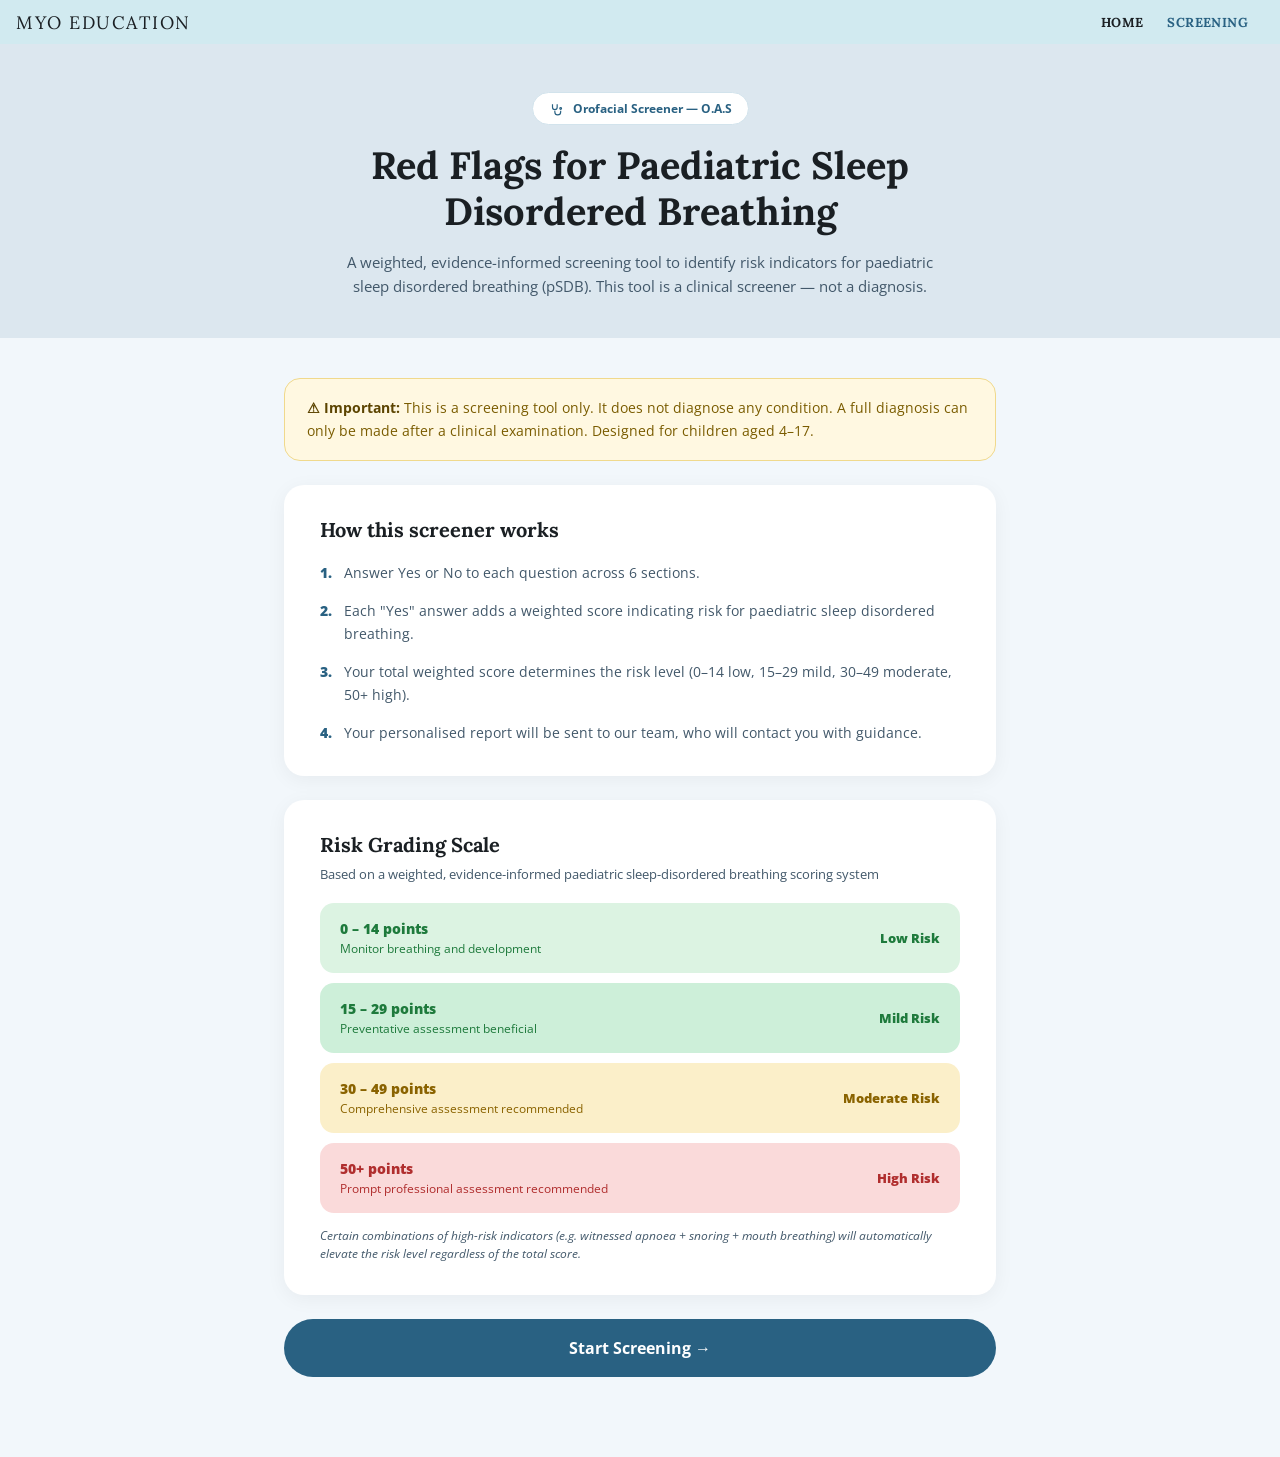
<file: screening (1).html>
<!doctype html>
<html lang="en">
<head>
<meta charset="UTF-8" />
<meta name="viewport" content="width=device-width, initial-scale=1.0" />
<title>Red Flags for Paediatric Sleep Disordered Breathing — MYO Education</title>
<link rel="preconnect" href="https://fonts.googleapis.com">
<link href="https://fonts.googleapis.com/css2?family=Lora:wght@500;600;700&family=Open+Sans:wght@400;600;700&display=swap" rel="stylesheet">
<style>
:root{
  --pink-bg:#F2F7FB;
  --yellow-bg:#DCE7EF;
  --ink:#1A1F23;
  --coral:#296182;
  --coral-dark:#1B4459;
  --primary-light:#3D7FA3;
  --grey-text:#42586A;
  --white:#FFFFFF;
  --border:#D2E3EC;
}
*{box-sizing:border-box;}
body{
  margin:0;
  font-family:'Open Sans', Arial, sans-serif;
  background:var(--pink-bg);
  color:var(--ink);
}
.site-header{
  width:100%;
  height:44px;
  background:#d1eaf0;
  display:flex;
  align-items:center;
  justify-content:space-between;
  padding:0 32px 0 16px;
  position:sticky;
  top:0;
  z-index:100;
}
.site-nav{
  display:flex;
  gap:24px;
}
.site-nav a{
  font-family:'Lora', serif;
  font-size:13px;
  font-weight:700;
  letter-spacing:.03em;
  color:var(--ink);
  text-decoration:none;
}
.site-nav a:hover{ color:var(--coral); }
.site-nav a.active{ color:var(--coral); }
.site-header .title{
  font-family:'Lora', serif;
  font-size:18px;
  letter-spacing:1.5px;
  color:var(--ink);
  text-decoration:none;
}
.top-banner{
  background:var(--yellow-bg);
  text-align:center;
  padding:48px 24px 40px;
}
.badge-pill{
  display:inline-flex;
  align-items:center;
  gap:6px;
  background:var(--white);
  border:1px solid var(--border);
  border-radius:999px;
  padding:7px 16px;
  font-size:12px;
  font-weight:700;
  color:var(--coral);
  margin-bottom:18px;
}
.top-banner h1{
  font-family:'Lora', serif;
  font-size:clamp(26px,4.5vw,38px);
  font-weight:800;
  line-height:1.2;
  max-width:680px;
  margin:0 auto 16px;
}
.top-banner p{
  color:var(--grey-text);
  font-size:15px;
  line-height:1.6;
  max-width:620px;
  margin:0 auto;
}
.wrap{
  max-width:760px;
  margin:0 auto;
  padding:40px 24px 80px;
}
.warning-box{
  background:#FFF8E1;
  border:1px solid #F0D98C;
  border-radius:16px;
  padding:18px 22px;
  font-size:14px;
  line-height:1.6;
  color:#7A5C00;
  margin-bottom:24px;
}
.warning-box b{ color:#5C4400; }
.card{
  background:var(--white);
  border-radius:20px;
  padding:32px clamp(20px,4vw,36px);
  box-shadow:0 4px 20px rgba(0,0,0,.05);
  margin-bottom:24px;
}
.card h2{
  font-family:'Lora', serif;
  font-size:20px;
  font-weight:800;
  margin:0 0 20px;
}
.steps{
  list-style:none;
  margin:0;
  padding:0;
  display:flex;
  flex-direction:column;
  gap:16px;
}
.steps li{
  display:flex;
  gap:12px;
  font-size:14px;
  line-height:1.6;
  color:var(--grey-text);
}
.steps .num{
  flex-shrink:0;
  color:var(--coral);
  font-weight:800;
}
.risk-subtitle{
  font-size:13px;
  color:var(--grey-text);
  margin:-12px 0 20px;
}
.risk-band{
  display:flex;
  align-items:center;
  justify-content:space-between;
  border-radius:14px;
  padding:16px 20px;
  margin-bottom:10px;
}
.risk-band .points{ font-weight:800; font-size:14px; }
.risk-band .desc{ font-size:12px; margin-top:2px; }
.risk-band .label{ font-weight:800; font-size:13px; }
.risk-low{ background:#DCF3E2; color:#1E7A3C; }
.risk-mild{ background:#CDEFD9; color:#1E7A3C; }
.risk-moderate{ background:#FBEFC9; color:#8A6300; }
.risk-high{ background:#FADADA; color:#B02E2E; }
.risk-note{
  font-style:italic;
  font-size:12px;
  color:var(--grey-text);
  margin:14px 0 0;
  line-height:1.5;
}
.start-btn{
  display:block;
  text-align:center;
  background:var(--coral);
  color:var(--white);
  font-weight:700;
  font-size:16px;
  padding:18px;
  border-radius:999px;
  text-decoration:none;
}
.start-btn:hover{ background:var(--coral-dark); }
</style>
</head>
<body>

<div class="site-header">
  <a class="title" href="index.html">MYO EDUCATION</a>
  <nav class="site-nav">
    <a href="index.html">HOME</a>
    <a class="active" href="screening.html">SCREENING</a>
  </nav>
</div>

<div class="top-banner">
  <span class="badge-pill"><svg width="14" height="14" viewBox="0 0 24 24" fill="none" stroke="#296182" stroke-width="2" style="vertical-align:middle;margin-right:4px"><path d="M6 4v5a4 4 0 0 0 8 0V4"/><path d="M10 15v2a5 5 0 0 0 10 0v-2"/><circle cx="20" cy="11" r="1.5"/></svg> Orofacial Screener — O.A.S</span>
  <h1>Red Flags for Paediatric Sleep Disordered Breathing</h1>
  <p>A weighted, evidence-informed screening tool to identify risk indicators for paediatric sleep disordered breathing (pSDB). This tool is a clinical screener — not a diagnosis.</p>
</div>

<div class="wrap">

  <div class="warning-box">
    <b>⚠ Important:</b> This is a screening tool only. It does not diagnose any condition. A full diagnosis can only be made after a clinical examination. Designed for children aged 4–17.
  </div>

  <div class="card">
    <h2>How this screener works</h2>
    <ol class="steps">
      <li><span class="num">1.</span><span>Answer Yes or No to each question across 6 sections.</span></li>
      <li><span class="num">2.</span><span>Each "Yes" answer adds a weighted score indicating risk for paediatric sleep disordered breathing.</span></li>
      <li><span class="num">3.</span><span>Your total weighted score determines the risk level (0–14 low, 15–29 mild, 30–49 moderate, 50+ high).</span></li>
      <li><span class="num">4.</span><span>Your personalised report will be sent to our team, who will contact you with guidance.</span></li>
    </ol>
  </div>

  <div class="card">
    <h2>Risk Grading Scale</h2>
    <p class="risk-subtitle">Based on a weighted, evidence-informed paediatric sleep-disordered breathing scoring system</p>

    <div class="risk-band risk-low">
      <div><div class="points">0 – 14 points</div><div class="desc">Monitor breathing and development</div></div>
      <div class="label">Low Risk</div>
    </div>
    <div class="risk-band risk-mild">
      <div><div class="points">15 – 29 points</div><div class="desc">Preventative assessment beneficial</div></div>
      <div class="label">Mild Risk</div>
    </div>
    <div class="risk-band risk-moderate">
      <div><div class="points">30 – 49 points</div><div class="desc">Comprehensive assessment recommended</div></div>
      <div class="label">Moderate Risk</div>
    </div>
    <div class="risk-band risk-high">
      <div><div class="points">50+ points</div><div class="desc">Prompt professional assessment recommended</div></div>
      <div class="label">High Risk</div>
    </div>

    <p class="risk-note">Certain combinations of high-risk indicators (e.g. witnessed apnoea + snoring + mouth breathing) will automatically elevate the risk level regardless of the total score.</p>
  </div>

  <a class="start-btn" href="screener.html">Start Screening →</a>

</div>

</body>
</html>
</file>
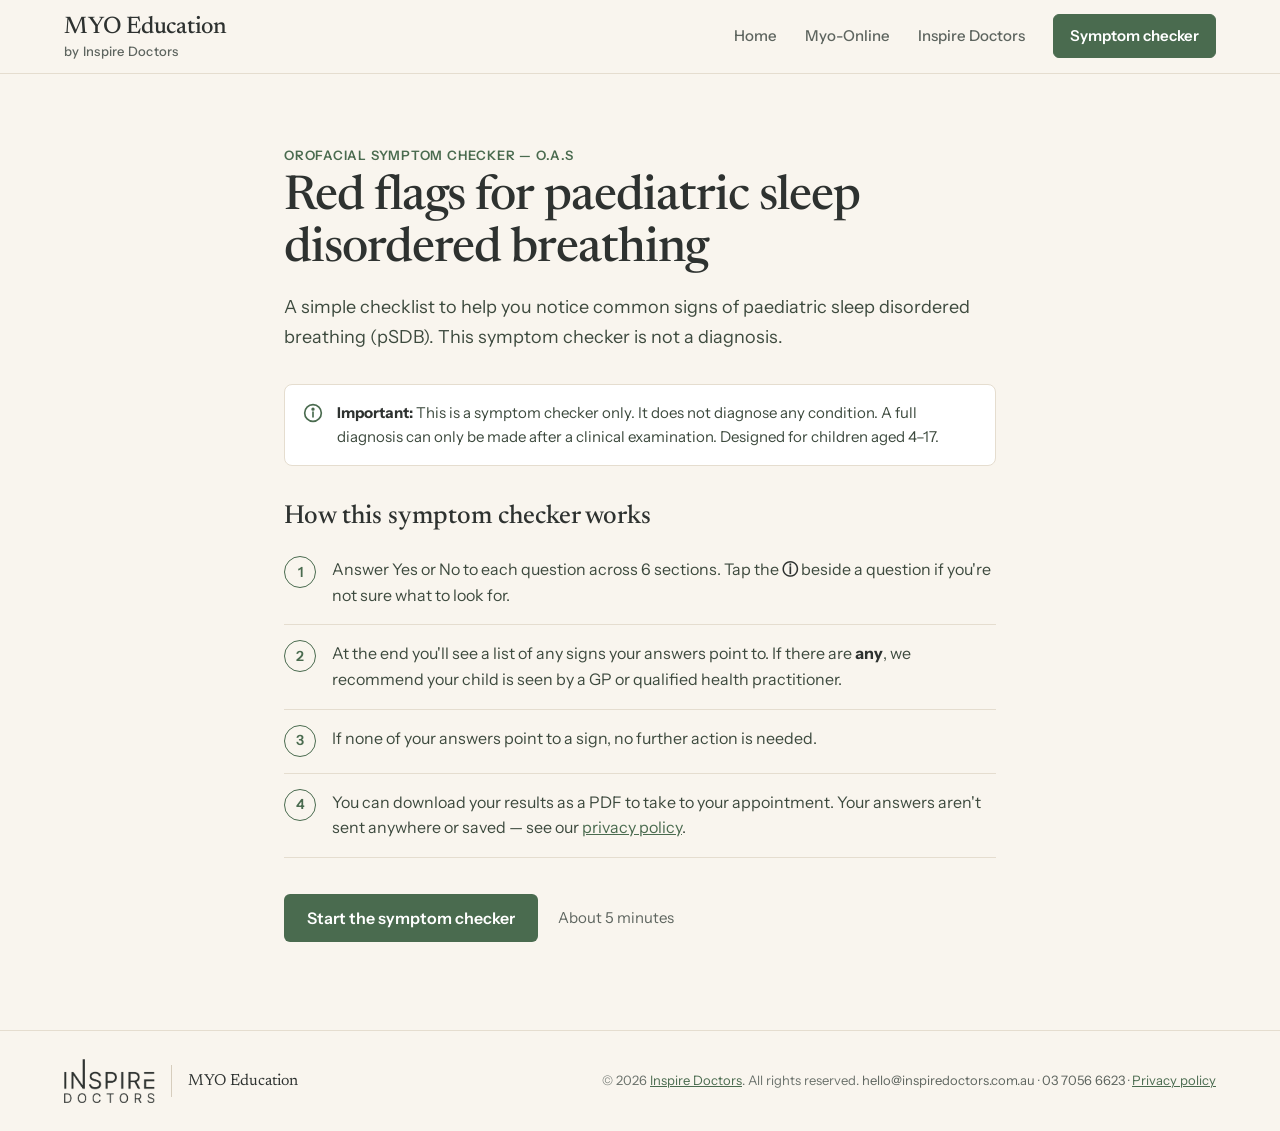
<file: screening.html>
<!doctype html>
<html lang="en">
<head>
<meta charset="UTF-8" />
<meta name="viewport" content="width=device-width, initial-scale=1.0" />
<title>Red Flags for Paediatric Sleep Disordered Breathing — MYO Education</title>
<link rel="preconnect" href="https://fonts.googleapis.com">
<link rel="preconnect" href="https://fonts.gstatic.com" crossorigin>
<link href="https://fonts.googleapis.com/css2?family=Instrument+Sans:wght@400;500;600&family=Newsreader:opsz,wght@6..72,500&display=swap" rel="stylesheet">
<link rel="stylesheet" href="site.css?v=20261122f">
<style>
.intro{max-width:760px;margin:0 auto;padding:72px 24px 88px}
.intro h1{margin:0 0 16px;font-family:var(--serif);font-weight:500;font-size:clamp(34px,5vw,48px);line-height:1.08;letter-spacing:-.02em}
.intro .lead{margin:0 0 32px;font-size:18px;line-height:1.65;color:var(--body)}
.notice{display:flex;gap:14px;align-items:flex-start;background:var(--surface);border:1px solid var(--line);border-radius:8px;padding:16px 18px;margin-bottom:32px;font-size:15px;line-height:1.6;color:var(--body)}
.notice svg{flex:none;margin-top:2px;color:var(--accent)}
.notice b{color:var(--ink)}
.how h2{margin:0 0 4px;font-family:var(--serif);font-weight:500;font-size:26px}
.steps{list-style:none;margin:0 0 36px;padding:0;counter-reset:step}
.steps li{display:flex;gap:16px;padding:16px 0;border-bottom:1px solid var(--line);font-size:16px;line-height:1.6;color:var(--body);counter-increment:step}
.steps li::before{content:counter(step);flex:none;width:30px;height:30px;border-radius:50%;border:1.5px solid var(--accent);color:var(--accent);font-weight:600;font-size:14px;display:flex;align-items:center;justify-content:center;margin-top:-1px}
.steps b{color:var(--ink)}
.start-row{display:flex;flex-wrap:wrap;align-items:center;gap:12px 20px}
.start-row .meta{font-size:15px;color:var(--muted)}
@media (max-width:640px){ .intro{padding:48px 20px 64px} .start-row .btn{width:100%} }
</style>
</head>
<body>

<header class="site-header">
  <div class="container">
    <div class="brand"><a class="brand-home" href="/">MYO Education</a><span class="brand-sub">by <a href="https://inspiredoctors.com.au/" target="_blank" rel="noopener">Inspire Doctors</a></span></div>
    <nav class="site-nav" aria-label="Main">
      <a class="nav-link" href="/">Home</a>
      <a class="nav-link" href="https://www.airwayfocuseddentist.com.au/" target="_blank" rel="noopener">Myo-Online</a>
      <a class="nav-link" href="https://inspiredoctors.com.au/" target="_blank" rel="noopener">Inspire Doctors</a>
      <a class="nav-cta" href="/screening" aria-current="page">Symptom checker</a>
    </nav>
  </div>
</header>

<main class="intro">
  <p class="kicker">Orofacial symptom checker — O.A.S</p>
  <h1>Red flags for paediatric sleep disordered breathing</h1>
  <p class="lead">A simple checklist to help you notice common signs of paediatric sleep disordered breathing (pSDB). This symptom checker is not a diagnosis.</p>

  <div class="notice" role="note">
    <svg width="20" height="20" viewBox="0 0 24 24" fill="none" stroke="currentColor" stroke-width="2" aria-hidden="true"><circle cx="12" cy="12" r="10"/><path d="M12 10.8v6" stroke-linecap="round"/><circle cx="12" cy="7.4" r="1" fill="currentColor"/></svg>
    <span><b>Important:</b> This is a symptom checker only. It does not diagnose any condition. A full diagnosis can only be made after a clinical examination. Designed for children aged 4–17.</span>
  </div>

  <section class="how" aria-labelledby="how-title">
    <h2 id="how-title">How this symptom checker works</h2>
    <ol class="steps">
      <li><span>Answer Yes or No to each question across 6 sections. Tap the <b>ⓘ</b> beside a question if you're not sure what to look for.</span></li>
      <li><span>At the end you'll see a list of any signs your answers point to. If there are <b>any</b>, we recommend your child is seen by a GP or qualified health practitioner.</span></li>
      <li><span>If none of your answers point to a sign, no further action is needed.</span></li>
      <li><span>You can download your results as a PDF to take to your appointment. Your answers aren't sent anywhere or saved — see our <a href="/privacy">privacy policy</a>.</span></li>
    </ol>
  </section>

  <div class="start-row">
    <a class="btn btn-primary" href="/screener">Start the symptom checker</a>
    <span class="meta">About 5 minutes</span>
  </div>
</main>

<footer class="site-footer">
  <div class="container">
    <span class="footer-brand-row"><a class="footer-logo" href="https://inspiredoctors.com.au/" target="_blank" rel="noopener"><img src="images/inspire-doctors-logo.png" alt="Inspire Doctors" width="91" height="44"></a><span class="footer-divider" aria-hidden="true"></span><span class="footer-brand">MYO Education</span></span>
    <span>&copy; 2026 <a href="https://inspiredoctors.com.au/" target="_blank" rel="noopener">Inspire Doctors</a>. All rights reserved. <span class="footer-contact"><a href="mailto:hello@inspiredoctors.com.au">hello@inspiredoctors.com.au</a> · <a href="tel:+61370566623">03 7056 6623</a></span> · <a href="/privacy">Privacy policy</a></span>
  </div>
</footer>

<script src="copy-email.js?v=2" defer></script>
</body>
</html>
</file>
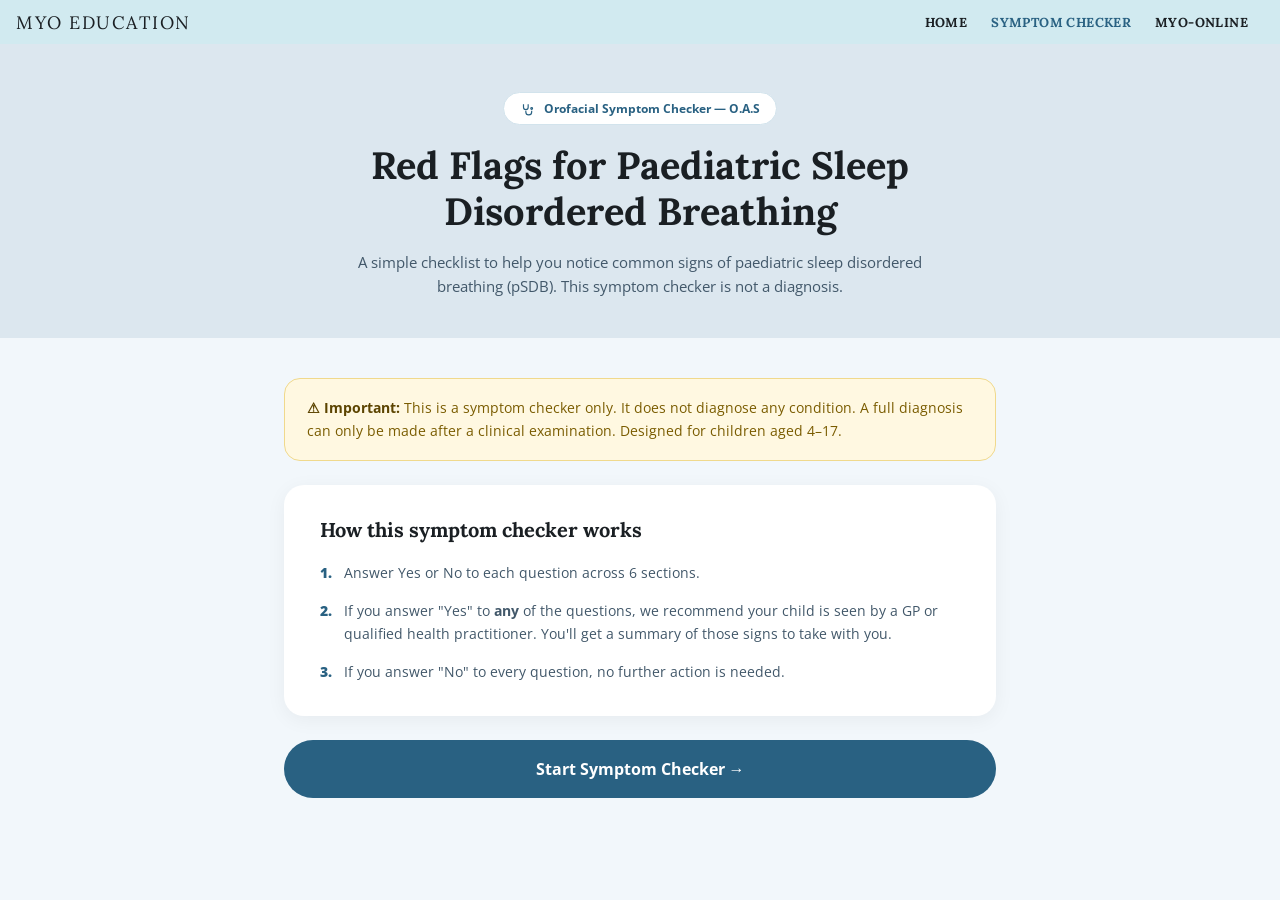
<file: screening_1.html>
<!doctype html>
<html lang="en">
<head>
<meta charset="UTF-8" />
<meta name="viewport" content="width=device-width, initial-scale=1.0" />
<title>Red Flags for Paediatric Sleep Disordered Breathing — MYO Education</title>
<link rel="preconnect" href="https://fonts.googleapis.com">
<link href="https://fonts.googleapis.com/css2?family=Lora:wght@500;600;700&family=Open+Sans:wght@400;600;700&display=swap" rel="stylesheet">
<style>
:root{
  --pink-bg:#F2F7FB;
  --yellow-bg:#DCE7EF;
  --ink:#1A1F23;
  --coral:#296182;
  --coral-dark:#1B4459;
  --primary-light:#3D7FA3;
  --grey-text:#42586A;
  --white:#FFFFFF;
  --border:#D2E3EC;
}
*{box-sizing:border-box;}
body{
  margin:0;
  font-family:'Open Sans', Arial, sans-serif;
  background:var(--pink-bg);
  color:var(--ink);
}
.site-header{
  width:100%;
  height:44px;
  background:#d1eaf0;
  display:flex;
  align-items:center;
  justify-content:space-between;
  padding:0 32px 0 16px;
  position:sticky;
  top:0;
  z-index:100;
}
.site-nav{
  display:flex;
  gap:24px;
}
@media (max-width:640px){
  .site-header{ height:auto; min-height:44px; padding:8px 16px; flex-wrap:wrap; gap:4px 16px; }
  .site-header .title{ font-size:16px; letter-spacing:1px; }
  .site-nav{ gap:14px; flex-wrap:wrap; }
  .site-nav a{ font-size:11.5px; }
}

.site-nav a{
  font-family:'Lora', serif;
  font-size:13px;
  font-weight:700;
  letter-spacing:.03em;
  color:var(--ink);
  text-decoration:none;
}
.site-nav a:hover{ color:var(--coral); }
.site-nav a.active{ color:var(--coral); }
.site-header .title{
  font-family:'Lora', serif;
  font-size:18px;
  letter-spacing:1.5px;
  color:var(--ink);
  text-decoration:none;
}
.top-banner{
  background:var(--yellow-bg);
  text-align:center;
  padding:48px 24px 40px;
}
.badge-pill{
  display:inline-flex;
  align-items:center;
  gap:6px;
  background:var(--white);
  border:1px solid var(--border);
  border-radius:999px;
  padding:7px 16px;
  font-size:12px;
  font-weight:700;
  color:var(--coral);
  margin-bottom:18px;
}
.top-banner h1{
  font-family:'Lora', serif;
  font-size:clamp(26px,4.5vw,38px);
  font-weight:800;
  line-height:1.2;
  max-width:680px;
  margin:0 auto 16px;
}
.top-banner p{
  color:var(--grey-text);
  font-size:15px;
  line-height:1.6;
  max-width:620px;
  margin:0 auto;
}
.wrap{
  max-width:760px;
  margin:0 auto;
  padding:40px 24px 80px;
}
.warning-box{
  background:#FFF8E1;
  border:1px solid #F0D98C;
  border-radius:16px;
  padding:18px 22px;
  font-size:14px;
  line-height:1.6;
  color:#7A5C00;
  margin-bottom:24px;
}
.warning-box b{ color:#5C4400; }
.card{
  background:var(--white);
  border-radius:20px;
  padding:32px clamp(20px,4vw,36px);
  box-shadow:0 4px 20px rgba(0,0,0,.05);
  margin-bottom:24px;
}
.card h2{
  font-family:'Lora', serif;
  font-size:20px;
  font-weight:800;
  margin:0 0 20px;
}
.steps{
  list-style:none;
  margin:0;
  padding:0;
  display:flex;
  flex-direction:column;
  gap:16px;
}
.steps li{
  display:flex;
  gap:12px;
  font-size:14px;
  line-height:1.6;
  color:var(--grey-text);
}
.steps .num{
  flex-shrink:0;
  color:var(--coral);
  font-weight:800;
}
.start-btn{
  display:block;
  text-align:center;
  background:var(--coral);
  color:var(--white);
  font-weight:700;
  font-size:16px;
  padding:18px;
  border-radius:999px;
  text-decoration:none;
}
.start-btn:hover{ background:var(--coral-dark); }
</style>
</head>
<body>

<div class="site-header">
  <a class="title" href="index.html">MYO EDUCATION</a>
  <nav class="site-nav">
    <a href="index.html">HOME</a>
    <a class="active" href="screening.html">SYMPTOM CHECKER</a>
    <a href="https://www.airwayfocuseddentist.com.au/" target="_blank" rel="noopener">MYO-ONLINE</a>
  </nav>
</div>

<div class="top-banner">
  <span class="badge-pill"><svg width="14" height="14" viewBox="0 0 24 24" fill="none" stroke="#296182" stroke-width="2" style="vertical-align:middle;margin-right:4px"><path d="M6 4v5a4 4 0 0 0 8 0V4"/><path d="M10 15v2a5 5 0 0 0 10 0v-2"/><circle cx="20" cy="11" r="1.5"/></svg> Orofacial Symptom Checker — O.A.S</span>
  <h1>Red Flags for Paediatric Sleep Disordered Breathing</h1>
  <p>A simple checklist to help you notice common signs of paediatric sleep disordered breathing (pSDB). This symptom checker is not a diagnosis.</p>
</div>

<div class="wrap">

  <div class="warning-box">
    <b>⚠ Important:</b> This is a symptom checker only. It does not diagnose any condition. A full diagnosis can only be made after a clinical examination. Designed for children aged 4–17.
  </div>

  <div class="card">
    <h2>How this symptom checker works</h2>
    <ol class="steps">
      <li><span class="num">1.</span><span>Answer Yes or No to each question across 6 sections.</span></li>
      <li><span class="num">2.</span><span>If you answer "Yes" to <b>any</b> of the questions, we recommend your child is seen by a GP or qualified health practitioner. You'll get a summary of those signs to take with you.</span></li>
      <li><span class="num">3.</span><span>If you answer "No" to every question, no further action is needed.</span></li>
    </ol>
  </div>

  <a class="start-btn" href="screener.html">Start Symptom Checker →</a>

</div>

</body>
</html>
</file>
<file: site.css>
/* =========================================================
   MYO Education — shared styles (sage design)
   Used by index.html, screening.html and screener.html
   ========================================================= */
:root{
  --bg:#F9F5EE;
  --surface:#FFFFFF;
  --ink:#2E3230;
  --body:#3D4A3E;
  --muted:#5E655F;
  --faint:#6B726C;
  --line:#E5DDCF;
  --line-soft:#F0EAE0;
  --control:#D6CDBD;
  --accent:#4A6B4F;
  --accent-dark:#2E4A33;
  --accent-tint:#E4EBE2;
  --accent-soft:#A8B5A2;
  --hover:#F0EAE0;
  --error:#B42318;
  --serif:'Newsreader', Georgia, 'Times New Roman', serif;
  --sans:'Instrument Sans', system-ui, -apple-system, 'Segoe UI', sans-serif;
  --ease:cubic-bezier(0.22, 0.8, 0.3, 1);
}
*{box-sizing:border-box}
html{-webkit-text-size-adjust:100%}
body{margin:0;font-family:var(--sans);background:var(--bg);color:var(--ink);font-size:16px;line-height:1.5}
body.no-scroll{overflow:hidden}
img{max-width:100%}
a{color:var(--accent)}
a:hover{color:var(--accent-dark)}
button{font:inherit;color:inherit}
:focus-visible{outline:2px solid var(--accent);outline-offset:2px}
.container{max-width:1200px;margin:0 auto;padding:0 24px}
.serif{font-family:var(--serif);font-weight:500}
.kicker{margin:0 0 8px;font-size:13px;font-weight:600;letter-spacing:.06em;text-transform:uppercase;color:var(--accent)}
.visually-hidden{position:absolute;width:1px;height:1px;overflow:hidden;clip:rect(0 0 0 0);white-space:nowrap}

/* ---------- header ---------- */
.site-header{position:sticky;top:0;z-index:100;background:rgba(249,245,238,.94);backdrop-filter:saturate(1.2) blur(8px);-webkit-backdrop-filter:saturate(1.2) blur(8px);border-bottom:1px solid var(--line)}
.site-header .container{display:flex;flex-wrap:wrap;align-items:center;justify-content:space-between;gap:8px 28px;padding-top:14px;padding-bottom:14px}
.brand{font-family:var(--serif);font-weight:500;font-size:24px;letter-spacing:-.01em;color:var(--ink);text-decoration:none}
.brand:hover{color:var(--ink)}
.site-nav{display:flex;flex-wrap:wrap;align-items:center;gap:4px 28px;font-size:15px;font-weight:500}
.nav-link{color:var(--muted);text-decoration:none;min-height:44px;display:inline-flex;align-items:center;transition:color .15s ease}
.nav-link:hover{color:var(--accent)}
.nav-link[aria-current="page"]{color:var(--ink);box-shadow:inset 0 -2px 0 var(--accent)}
.nav-cta{color:var(--accent);font-weight:600;text-decoration:none;border:1px solid var(--accent);padding:0 16px;border-radius:6px;min-height:44px;display:inline-flex;align-items:center;transition:background-color .15s ease,color .15s ease}
.nav-cta:hover,.nav-cta[aria-current="page"]{background:var(--accent);color:#fff}
@media (max-width:560px){
  .site-header{position:static}
  .site-header .container{padding-top:8px;padding-bottom:8px}
  .brand{font-size:21px}
  .site-nav{gap:2px 18px;font-size:14px}
  .nav-cta{padding:0 12px}
}

/* ---------- buttons ---------- */
.btn{display:inline-flex;align-items:center;justify-content:center;gap:8px;min-height:48px;padding:0 22px;border-radius:6px;font-weight:600;font-size:16px;text-decoration:none;border:1px solid transparent;cursor:pointer;transition:background-color .15s ease,border-color .15s ease,color .15s ease;font-family:inherit}
.btn-primary{background:var(--accent);color:#fff}
.btn-primary:hover{background:var(--accent-dark);color:#fff}
.btn-primary:disabled{background:#A8B5A2;cursor:not-allowed}
.btn-secondary{background:var(--surface);color:var(--ink);border-color:var(--control)}
.btn-secondary:hover{border-color:var(--ink);color:var(--ink)}
.btn-block{display:flex;width:100%}
.text-btn{background:none;border:0;padding:0;min-height:44px;font-weight:600;color:var(--accent);text-decoration:underline;text-underline-offset:3px;cursor:pointer;font-size:15px}
.text-btn:hover{color:var(--accent-dark)}
.icon-btn{flex:none;width:44px;height:44px;border-radius:50%;border:0;background:transparent;display:inline-flex;align-items:center;justify-content:center;cursor:pointer;color:var(--ink);transition:background-color .15s ease}
.icon-btn:hover{background:var(--hover)}
.icon-btn.outlined{border:1px solid var(--control);background:var(--surface)}

/* ---------- illustrations (tinted to the sage palette) ---------- */
.illus{background:var(--accent-tint);overflow:hidden;display:block}
.illus img{display:block;width:100%;height:100%;object-fit:cover;filter:grayscale(1) contrast(1.08);mix-blend-mode:multiply}

/* ---------- info "i" button ---------- */
.info-btn{position:relative;display:inline-flex;vertical-align:-2px;margin-left:5px;padding:0;border:0;background:none;color:var(--ink);cursor:pointer;transition:color .15s ease}
.info-btn::after{content:"";position:absolute;inset:-14px}
.info-btn:hover{color:#8C958F}
.info-btn svg{display:block;width:15px;height:15px}

/* ---------- overlays: backdrop, centred window, side panel ---------- */
.backdrop,.scrim{position:fixed;inset:0;opacity:0;visibility:hidden;transition:opacity .2s ease,visibility 0s linear .2s}
.backdrop{z-index:200;background:rgba(46,50,48,.32);backdrop-filter:blur(18px);-webkit-backdrop-filter:blur(18px)}
.scrim{z-index:220;background:rgba(46,50,48,.14);backdrop-filter:blur(2.5px);-webkit-backdrop-filter:blur(2.5px)}
.backdrop.is-open,.scrim.is-open{opacity:1;visibility:visible;transition:opacity .2s ease}

.window{position:fixed;z-index:210;top:40px;bottom:40px;left:24px;right:24px;max-width:1080px;margin:0 auto;background:var(--bg);border-radius:10px;box-shadow:0 24px 64px rgba(46,50,48,.28);display:flex;flex-direction:column;overflow:hidden;opacity:0;visibility:hidden;transform:translateY(8px) scale(.985);transition:opacity .2s ease,transform .22s var(--ease),visibility 0s linear .22s}
.window.is-open{opacity:1;visibility:visible;transform:none;transition:opacity .2s ease,transform .22s var(--ease)}
.window-head{padding:24px 28px 18px;border-bottom:1px solid var(--line)}
.window-title-row{display:flex;justify-content:space-between;align-items:flex-start;gap:16px;margin-bottom:16px}
.window-title-row h2{margin:0 0 6px;font-family:var(--serif);font-weight:500;font-size:32px;letter-spacing:-.01em;line-height:1.15}
.window-title-row p{margin:0;font-size:15px;color:var(--muted)}
.window-body{flex:1;overflow:auto;padding:24px 28px 32px;overscroll-behavior:contain}
@media (max-width:640px){
  .window{top:12px;bottom:0;left:0;right:0;border-radius:12px 12px 0 0}
  .window-head{padding:18px 16px 14px}
  .window-title-row h2{font-size:26px}
  .window-body{padding:16px 16px 28px}
}

.window.compact{top:0;bottom:0;height:fit-content;max-height:calc(100% - 48px);max-width:460px;margin:auto}
.window.compact .window-head{border-bottom:0;padding-bottom:4px}
@media (max-width:640px){ .window.compact{left:16px;right:16px;border-radius:12px} }

.panel{position:fixed;z-index:230;top:0;right:0;bottom:0;width:480px;max-width:100%;background:var(--surface);box-shadow:-12px 0 40px rgba(46,50,48,.16);overflow:auto;overscroll-behavior:contain;visibility:hidden;transform:translateX(105%);transition:transform .26s var(--ease),visibility 0s linear .26s}
.panel.is-open{visibility:visible;transform:none;transition:transform .26s var(--ease)}
.panel-inner{padding:16px 32px 36px}
.panel-top{display:flex;justify-content:space-between;align-items:center;margin:0 -12px 8px 0}
.panel-top .kicker{margin:0}
.panel h2{margin:0 0 6px;font-family:var(--serif);font-weight:500;font-size:32px;line-height:1.15;letter-spacing:-.01em}
.panel .panel-sub{margin:0 0 18px;font-size:15px;color:var(--faint)}
.panel .illus{height:260px;border-radius:8px;margin-bottom:20px}
.panel p{font-size:16px;line-height:1.7;color:var(--body);margin:0 0 14px}
.panel p b{color:var(--ink)}
.panel ul.tips{margin:0 0 20px;padding-left:20px;font-size:16px;line-height:1.6;color:var(--body)}
.panel ul.tips li{margin-bottom:8px}
.panel .handle{display:none}
/* phones: the side panel becomes a bottom sheet */
@media (max-width:640px){
  .panel{top:auto;left:0;width:auto;max-height:90vh;max-height:90dvh;border-radius:14px 14px 0 0;box-shadow:0 -8px 32px rgba(46,50,48,.16);transform:translateY(105%)}
  .panel-inner{padding:8px 20px 28px}
  .panel .handle{display:block;width:40px;height:4px;border-radius:2px;background:var(--control);margin:2px auto 6px}
  .panel h2{font-size:26px}
  .panel .illus{height:180px}
  .panel p,.panel ul.tips{font-size:15px}
}

@media (prefers-reduced-motion:reduce){
  *,*::before,*::after{transition-duration:.01ms !important;animation-duration:.01ms !important}
}

/* ---------- footer ---------- */
.site-footer{border-top:1px solid var(--line)}
.site-footer .container{padding-top:28px;padding-bottom:28px;display:flex;flex-wrap:wrap;justify-content:space-between;align-items:center;gap:12px 32px;font-size:13px;color:var(--faint)}
.site-footer .footer-brand{font-family:var(--serif);font-size:16px;color:var(--ink)}

/* ---------- Inspire Doctors branding ---------- */
.brand{display:flex;flex-direction:column;line-height:1.1}
.site-header .brand a,.site-header .brand a:visited{color:inherit;text-decoration:none}
.site-header .brand-home{color:var(--ink)}
.site-header .brand a:hover{color:var(--accent);text-decoration:none}
.brand-sub{font-family:var(--sans);font-size:13px;font-weight:500;letter-spacing:.02em;color:var(--muted);margin-top:4px}
.footer-brand-row{display:flex;align-items:center;gap:16px}
.footer-logo{display:inline-flex}
.footer-logo img{display:block;height:44px;width:auto}
.footer-divider{width:1px;height:32px;background:var(--control)}
.inspire-about{background:var(--ink);color:var(--bg);margin-top:80px}
.inspire-about .container{padding-top:64px;padding-bottom:64px;display:flex;flex-wrap:wrap;align-items:center;gap:32px 64px}
.inspire-about .about-logo{display:block;height:96px;width:auto;flex:none}
.inspire-about .about-text{flex:999 1 420px;min-width:0}
.inspire-about .kicker{color:var(--accent-soft)}
.inspire-about h2{margin:0 0 14px;font-family:var(--serif);font-weight:500;font-size:clamp(28px,3.5vw,36px);line-height:1.15;color:var(--bg)}
.inspire-about p.about-desc{margin:0 0 24px;font-size:16px;line-height:1.65;color:#E4E0D8;max-width:620px}
.inspire-about .btn-light{background:var(--bg);color:var(--ink)}
.inspire-about .btn-light:hover{background:#FFFFFF;color:var(--ink)}
@media (max-width:640px){ .inspire-about .about-logo{height:72px} .inspire-about .container{padding-top:48px;padding-bottom:48px} }
.footer-contact a{color:var(--muted);text-decoration:none}
.footer-contact a:hover{color:var(--accent);text-decoration:underline}
.copy-toast{position:fixed;left:50%;bottom:24px;transform:translate(-50%,12px);z-index:1000;max-width:calc(100% - 32px);padding:12px 18px;border-radius:8px;background:var(--ink);color:var(--bg);font-size:15px;font-weight:500;box-shadow:0 8px 24px rgba(46,50,48,.2);opacity:0;pointer-events:none;transition:opacity .2s var(--ease),transform .2s var(--ease)}
.copy-toast.show{opacity:1;transform:translate(-50%,0)}
@media (prefers-reduced-motion:reduce){ .copy-toast{transition:none} }
.sr-only{position:absolute;width:1px;height:1px;padding:0;margin:-1px;overflow:hidden;clip:rect(0,0,0,0);white-space:nowrap;border:0}
</file>
